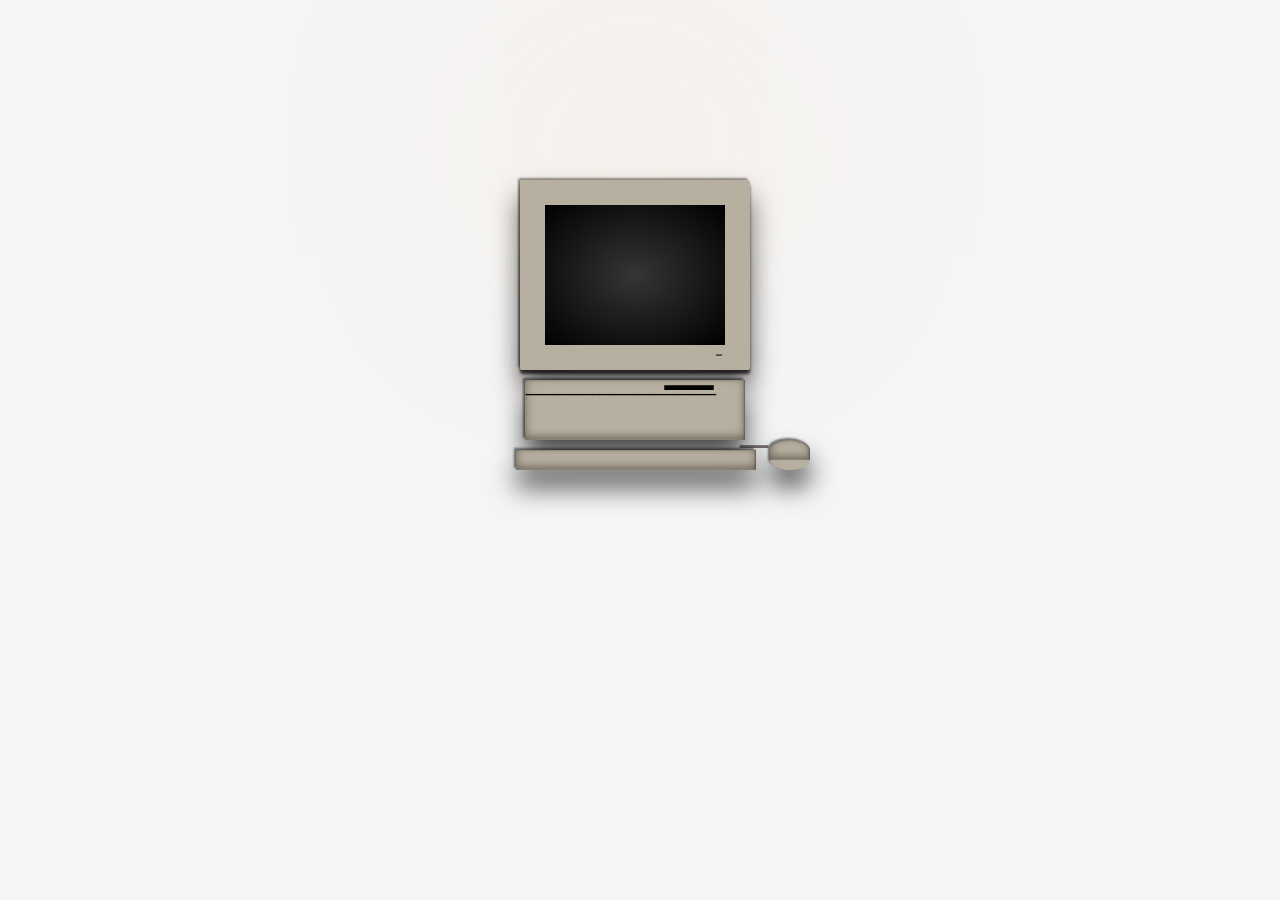
<file: 1week/1_Change_Backgound/index.html>
<!DOCTYPE html>
<html lang="en">
<head>
    <meta charset="UTF-8">
    <meta name="viewport" content="width=device-width, initial-scale=1.0">
    <meta http-equiv="X-UA-Compatible" content="ie=edge">
    <!--<link rel="stylesheet" href="css/bootstrap.min.css">-->
    <link rel="stylesheet" href="css/main.css">

    <title>모니터 색상 변경하기(1)</title>

</head>

<body>

<div class="computer">
    <div class="monitor">
        <div id="screen" class="screen"></div>
    </div>
    <div class="cpu"></div>
    <div id="mouse" class="mouse"></div>
    <div class="keyboard"></div>
</div>


<script src="js/app.js"></script>

</body>
</html>
</file>
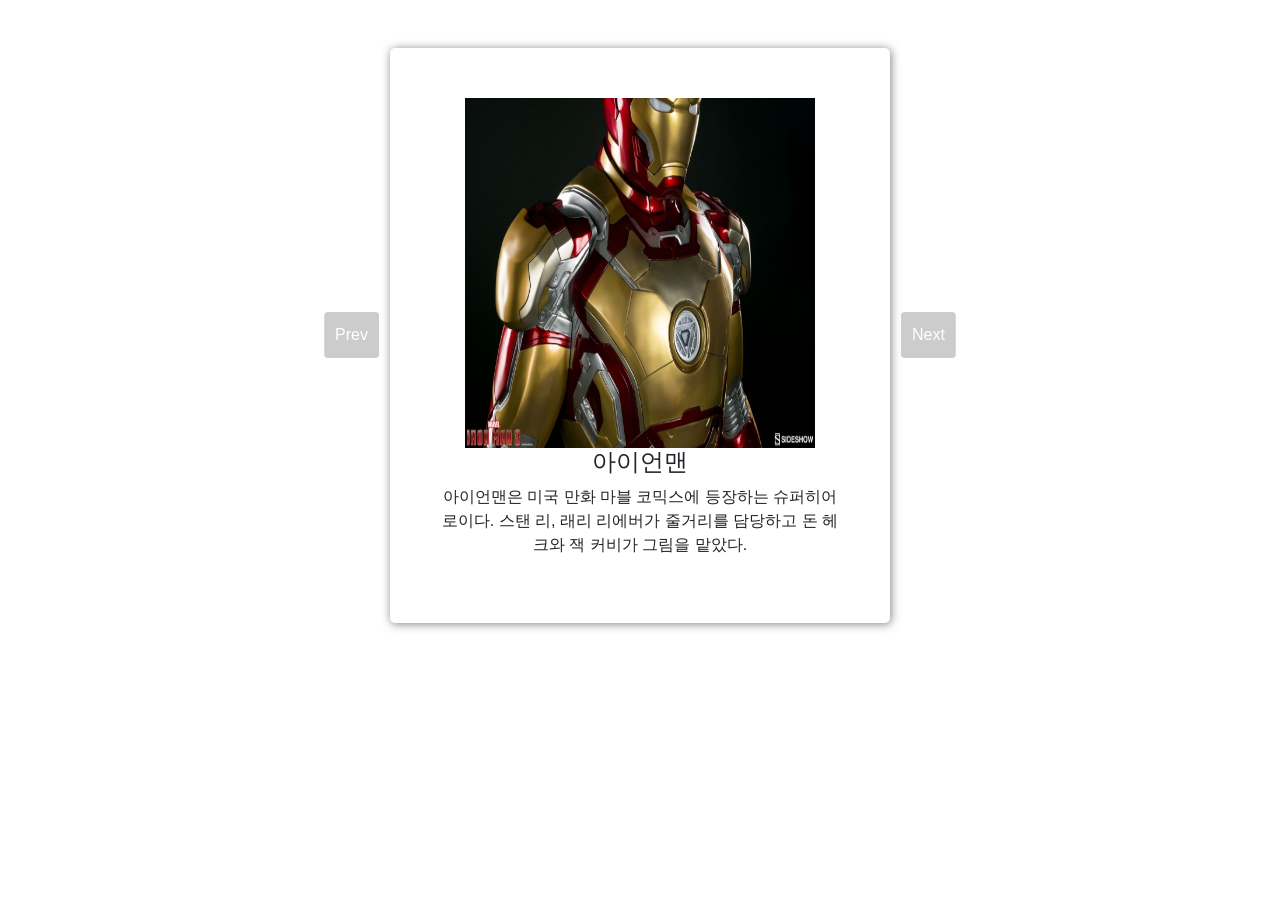
<file: 3weeks/3-1_Slider_Testimonials/index.html>
<!DOCTYPE html>
<html lang="en">
<head>

    <meta charset="UTF-8">
    <meta name="viewport" content="width=device-width, initial-scale=1.0">
    <meta http-equiv="X-UA-Compatible" content="ie=edge">

    <link rel="stylesheet" href="css/bootstrap.min.css">
    <link rel="stylesheet" href="css/main.css">
    <title>Slider Testimonials (2)</title>

</head>
<body>


<div class="container-fluid">
    <div class="row max-height align-items-center">
        <!-- col -->
        <div class="col-10 mx-auto col-md-6">

            <div class="card my-5 text-center customer-card ">

                <img src="img/customer-0.jpg" width="350" height="350" id="customer-img" class="img-card mx-auto"
                     alt="">
                <h4 id="customer-name">아이언맨</h4>
                <p id="customer-text">아이언맨은 미국 만화 마블 코믹스에 등장하는 슈퍼히어로이다. 스탠 리, 래리 리에버가 줄거리를 담당하고 돈 헤크와 잭 커비가 그림을 맡았다.</p>

                <a href="#" class="btn prevBtn">Prev</a>
                <a href="#" class="btn nextBtn">Next</a>

            </div>
        </div>
        <!-- end of col -->
    </div>
</div>


<script src="js/app.js"></script>

</body>
</html>
</file>
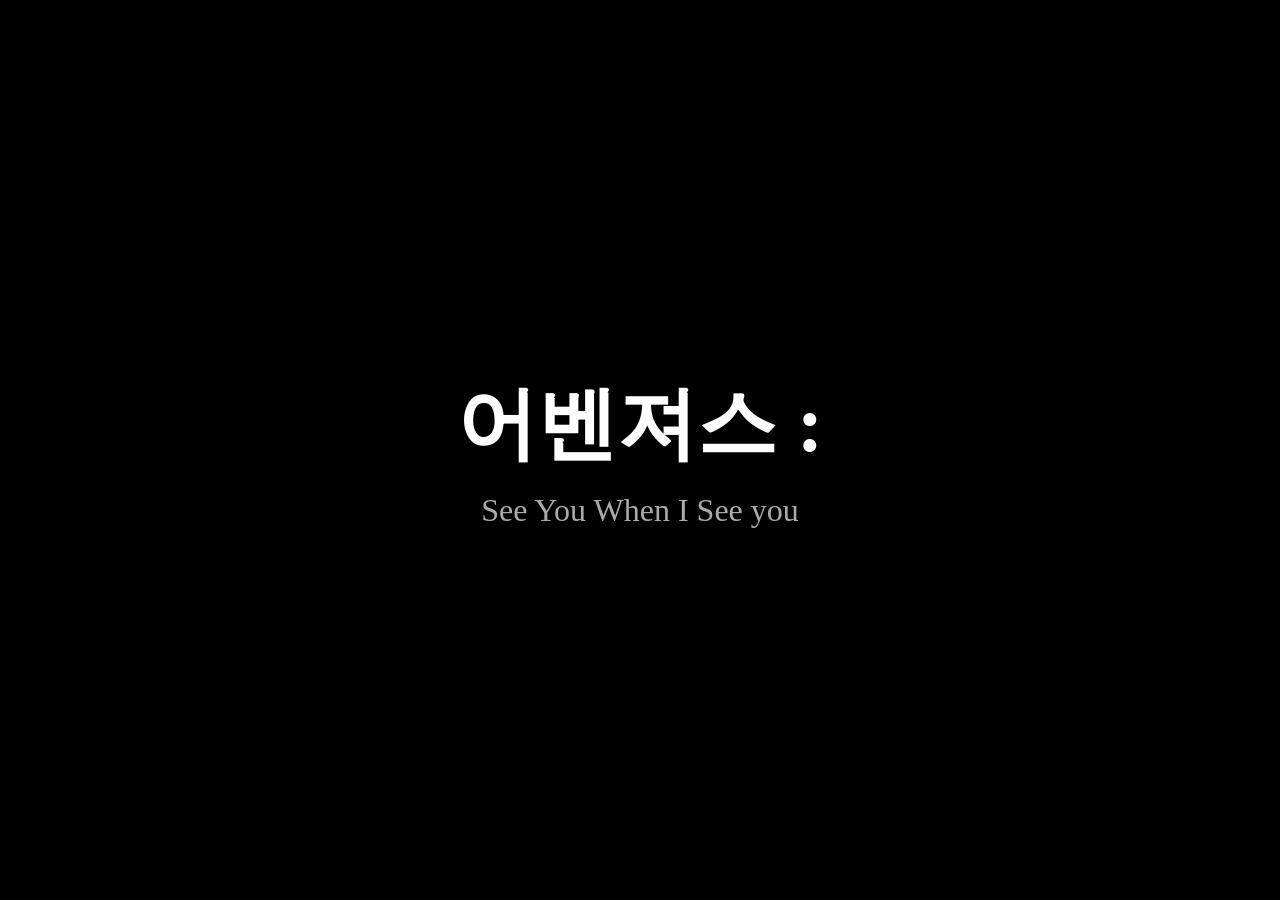
<file: 3weeks/3-2_Type_Writer/index.html>
<!doctype html>
<html lang="en">
<head>
    <meta charset="UTF-8">
    <meta name="viewport"
          content="width=device-width, user-scalable=no, initial-scale=1.0, maximum-scale=1.0, minimum-scale=1.0">
    <meta http-equiv="X-UA-Compatible" content="ie=edge">
    <title>글자 타이핑 효과</title>
    <link rel="stylesheet" href="style.css">
</head>
<body>

    <div class="container">
        <h1>어벤져스 :
            <span class="txt-type"></span>
        </h1>
        <h2>See You When I See you</h2>
    </div>

    <script src="main.js"></script>
</body>
</html>
</file>
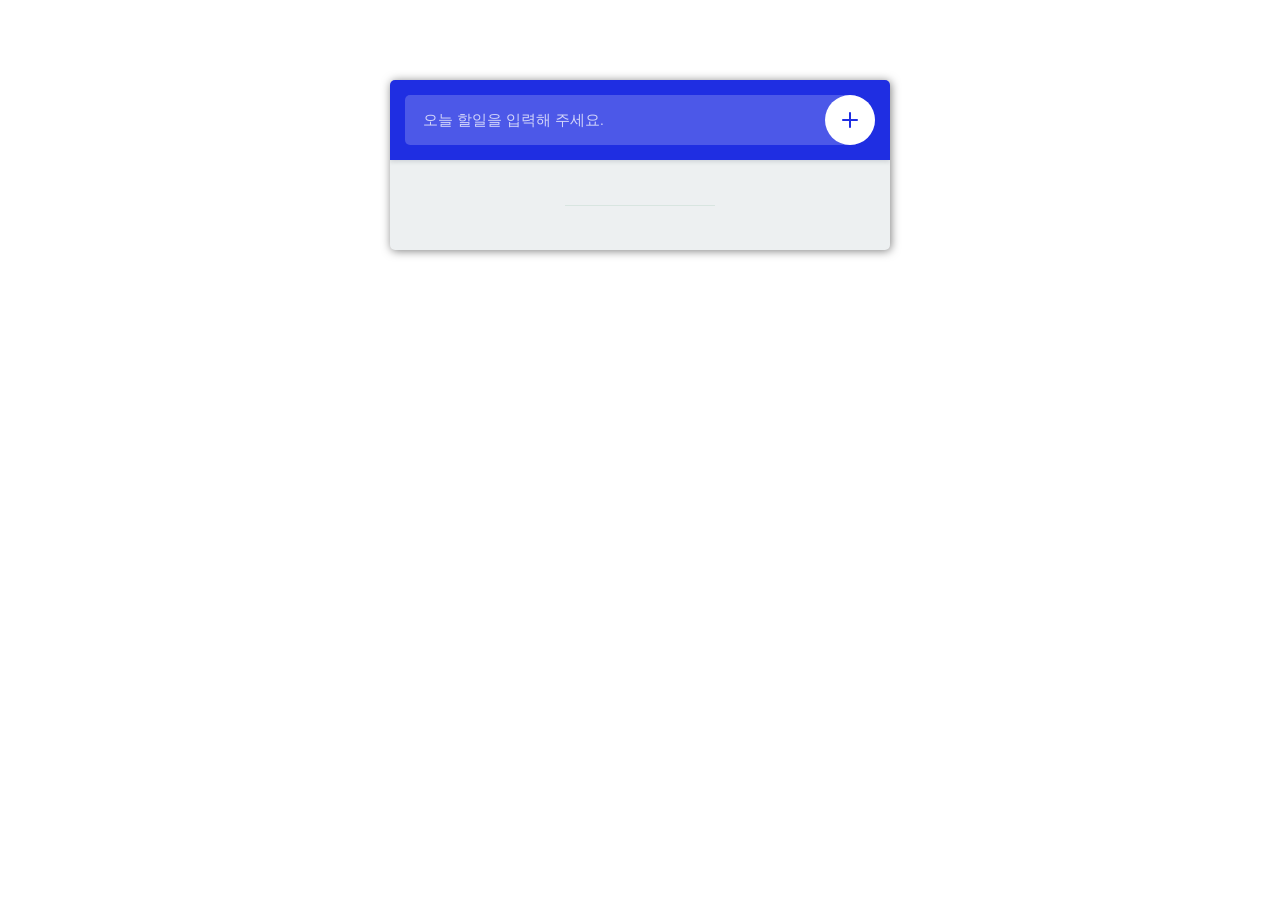
<file: 5weeks/5weeks/5-1_To_Do_List/index.html>
<!doctype html>
<html lang="en">
<head>
    <meta charset="UTF-8">
    <meta name="viewport"
          content="width=device-width, user-scalable=no, initial-scale=1.0, maximum-scale=1.0, minimum-scale=1.0">
    <meta http-equiv="X-UA-Compatible" content="ie=edge">

    <!-- Roboto font embed -->
    <link href="https://fonts.googleapis.com/css?family=Roboto:400,500,700" rel="stylesheet">

    <link rel="stylesheet" href="css/reset.css">
    <link rel="stylesheet" href="css/style.css">
    <title>Document</title>
</head>
<body>


<div id="wrapper">

    <header>

        <input type="text" placeholder="오늘 할일을 입력해 주세요." id="item">

        <button id="add">
            <svg version="1.1" xmlns="http://www.w3.org/2000/svg" xmlns:xlink="http://www.w3.org/1999/xlink" x="0px" y="0px"
                 viewBox="0 0 16 16" style="enable-background:new 0 0 16 16;" xml:space="preserve">
                <g><path class="fill" d="M16,8c0,0.5-0.5,1-1,1H9v6c0,0.5-0.5,1-1,1s-1-0.5-1-1V9H1C0.5,9,0,8.5,0,8s0.5-1,1-1h6V1c0-0.5,0.5-1,1-1s1,0.5,1,1v6h6C15.5,7,16,7.5,16,8z"/></g>
            </svg>
        </button>

    </header>


    <div class="container">

        <!-- 해야할 일 -->
        <ul class="todo" id="todo">

            <!--
            <li>
                this is an item
                <div class="buttons">
                    <button class="remove">
                        <svg version="1.1" id="Layer_1" xmlns="http://www.w3.org/2000/svg" xmlns:xlink="http://www.w3.org/1999/xlink" x="0px" y="0px" viewBox="0 0 22 22" style="enable-background:new 0 0 22 22;" xml:space="preserve"><rect class="noFill" width="22" height="22"/><g><g><path class="fill" d="M16.1,3.6h-1.9V3.3c0-1.3-1-2.3-2.3-2.3h-1.7C8.9,1,7.8,2,7.8,3.3v0.2H5.9c-1.3,0-2.3,1-2.3,2.3v1.3c0,0.5,0.4,0.9,0.9,1v10.5c0,1.3,1,2.3,2.3,2.3h8.5c1.3,0,2.3-1,2.3-2.3V8.2c0.5-0.1,0.9-0.5,0.9-1V5.9C18.4,4.6,17.4,3.6,16.1,3.6z M9.1,3.3c0-0.6,0.5-1.1,1.1-1.1h1.7c0.6,0,1.1,0.5,1.1,1.1v0.2H9.1V3.3z M16.3,18.7c0,0.6-0.5,1.1-1.1,1.1H6.7c-0.6,0-1.1-0.5-1.1-1.1V8.2h10.6L16.3,18.7L16.3,18.7z M17.2,7H4.8V5.9c0-0.6,0.5-1.1,1.1-1.1h10.2c0.6,0,1.1,0.5,1.1,1.1V7z"/></g><g><g><path class="fill" d="M11,18c-0.4,0-0.6-0.3-0.6-0.6v-6.8c0-0.4,0.3-0.6,0.6-0.6s0.6,0.3,0.6,0.6v6.8C11.6,17.7,11.4,18,11,18z"/></g><g><path class="fill" d="M8,18c-0.4,0-0.6-0.3-0.6-0.6v-6.8C7.4,10.2,7.7,10,8,10c0.4,0,0.6,0.3,0.6,0.6v6.8C8.7,17.7,8.4,18,8,18z"/></g><g><path class="fill" d="M14,18c-0.4,0-0.6-0.3-0.6-0.6v-6.8c0-0.4,0.3-0.6,0.6-0.6c0.4,0,0.6,0.3,0.6,0.6v6.8C14.6,17.7,14.3,18,14,18z"/></g></g></g></svg>
                    </button>
                    <button class="complete">
                        <svg version="1.1" id="Layer_1" xmlns="http://www.w3.org/2000/svg" xmlns:xlink="http://www.w3.org/1999/xlink" x="0px" y="0px" viewBox="0 0 22 22" style="enable-background:new 0 0 22 22;" xml:space="preserve"><rect y="0" class="noFill" width="22" height="22"/><g><path class="fill" d="M9.7,14.4L9.7,14.4c-0.2,0-0.4-0.1-0.5-0.2l-2.7-2.7c-0.3-0.3-0.3-0.8,0-1.1s0.8-0.3,1.1,0l2.1,2.1l4.8-4.8c0.3-0.3,0.8-0.3,1.1,0s0.3,0.8,0,1.1l-5.3,5.3C10.1,14.3,9.9,14.4,9.7,14.4z"/></g></svg>
                    </button>
                </div>
            </li>
            -->


        </ul>

        <!-- 완료된 일 -->
        <ul class="todo" id="completed">

        </ul>

    </div>
</div>



<script src="js/main.js"></script>

</body>
</html>
</file>
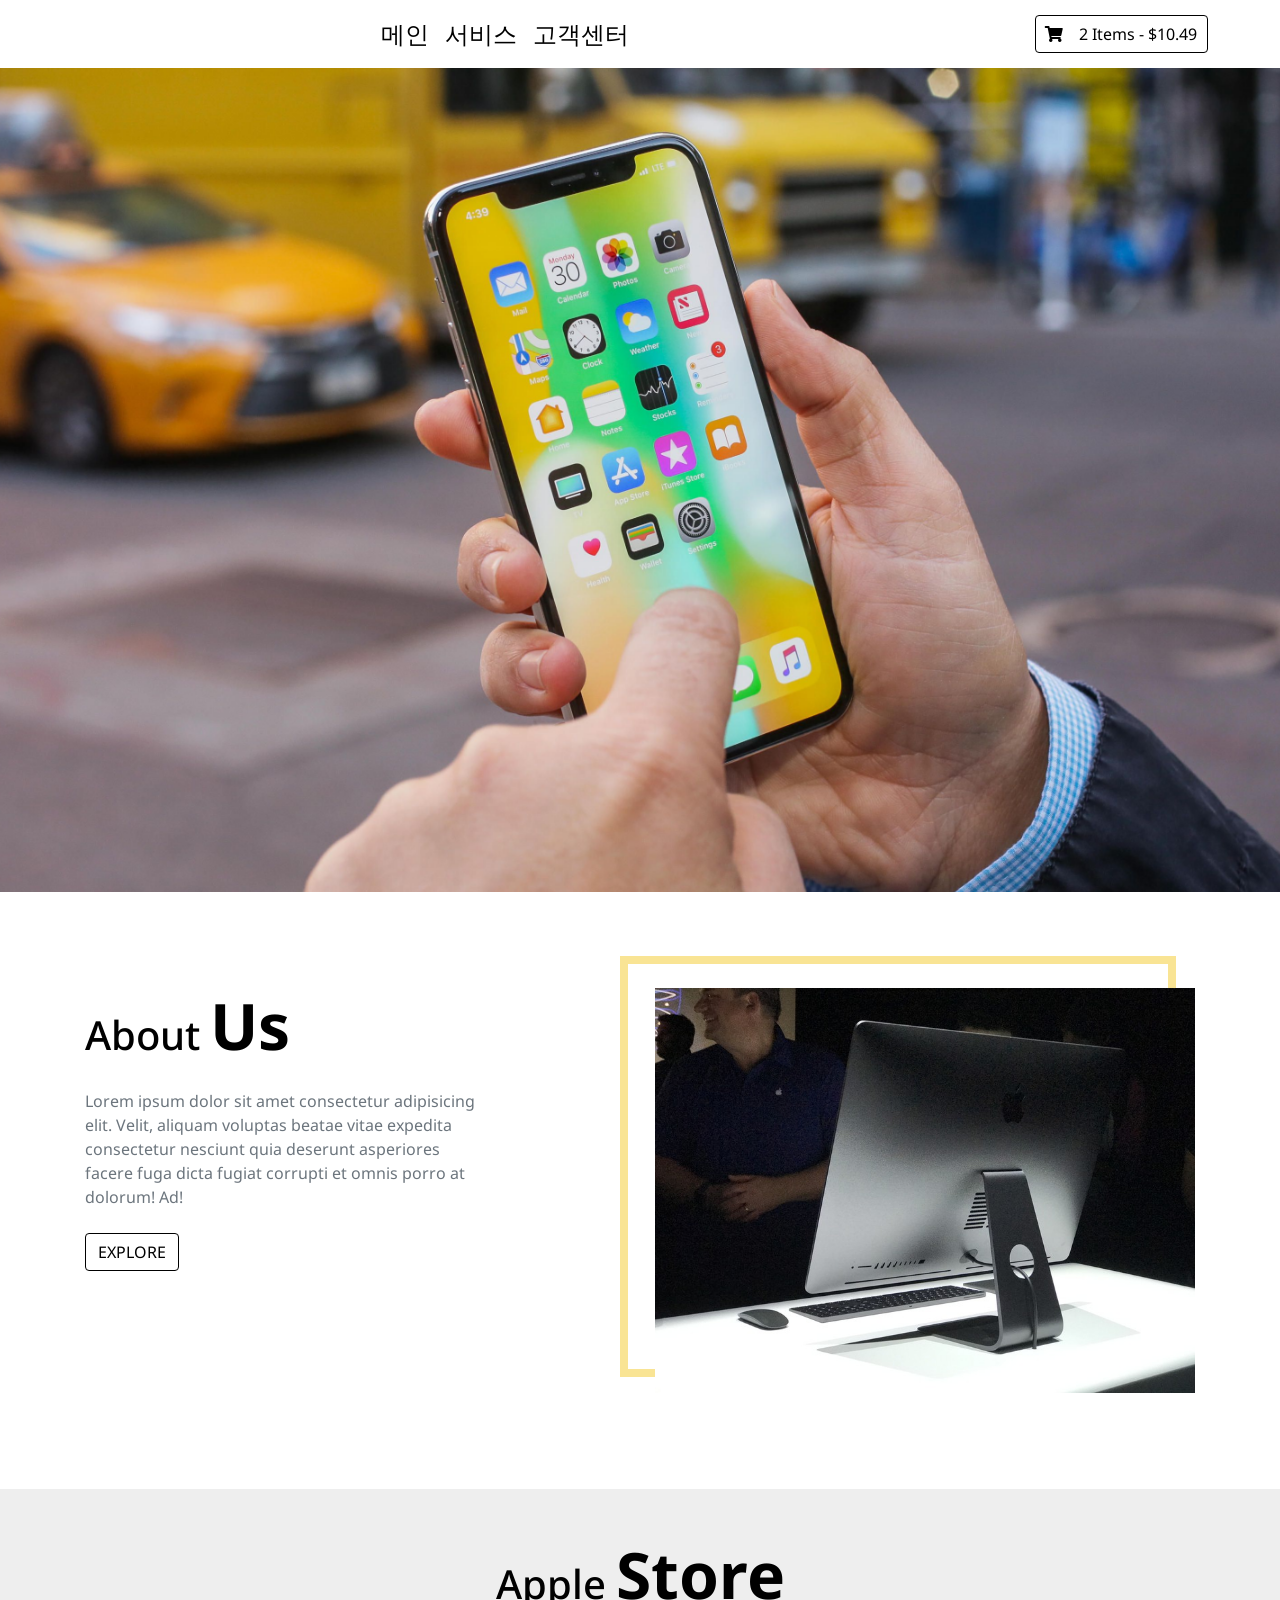
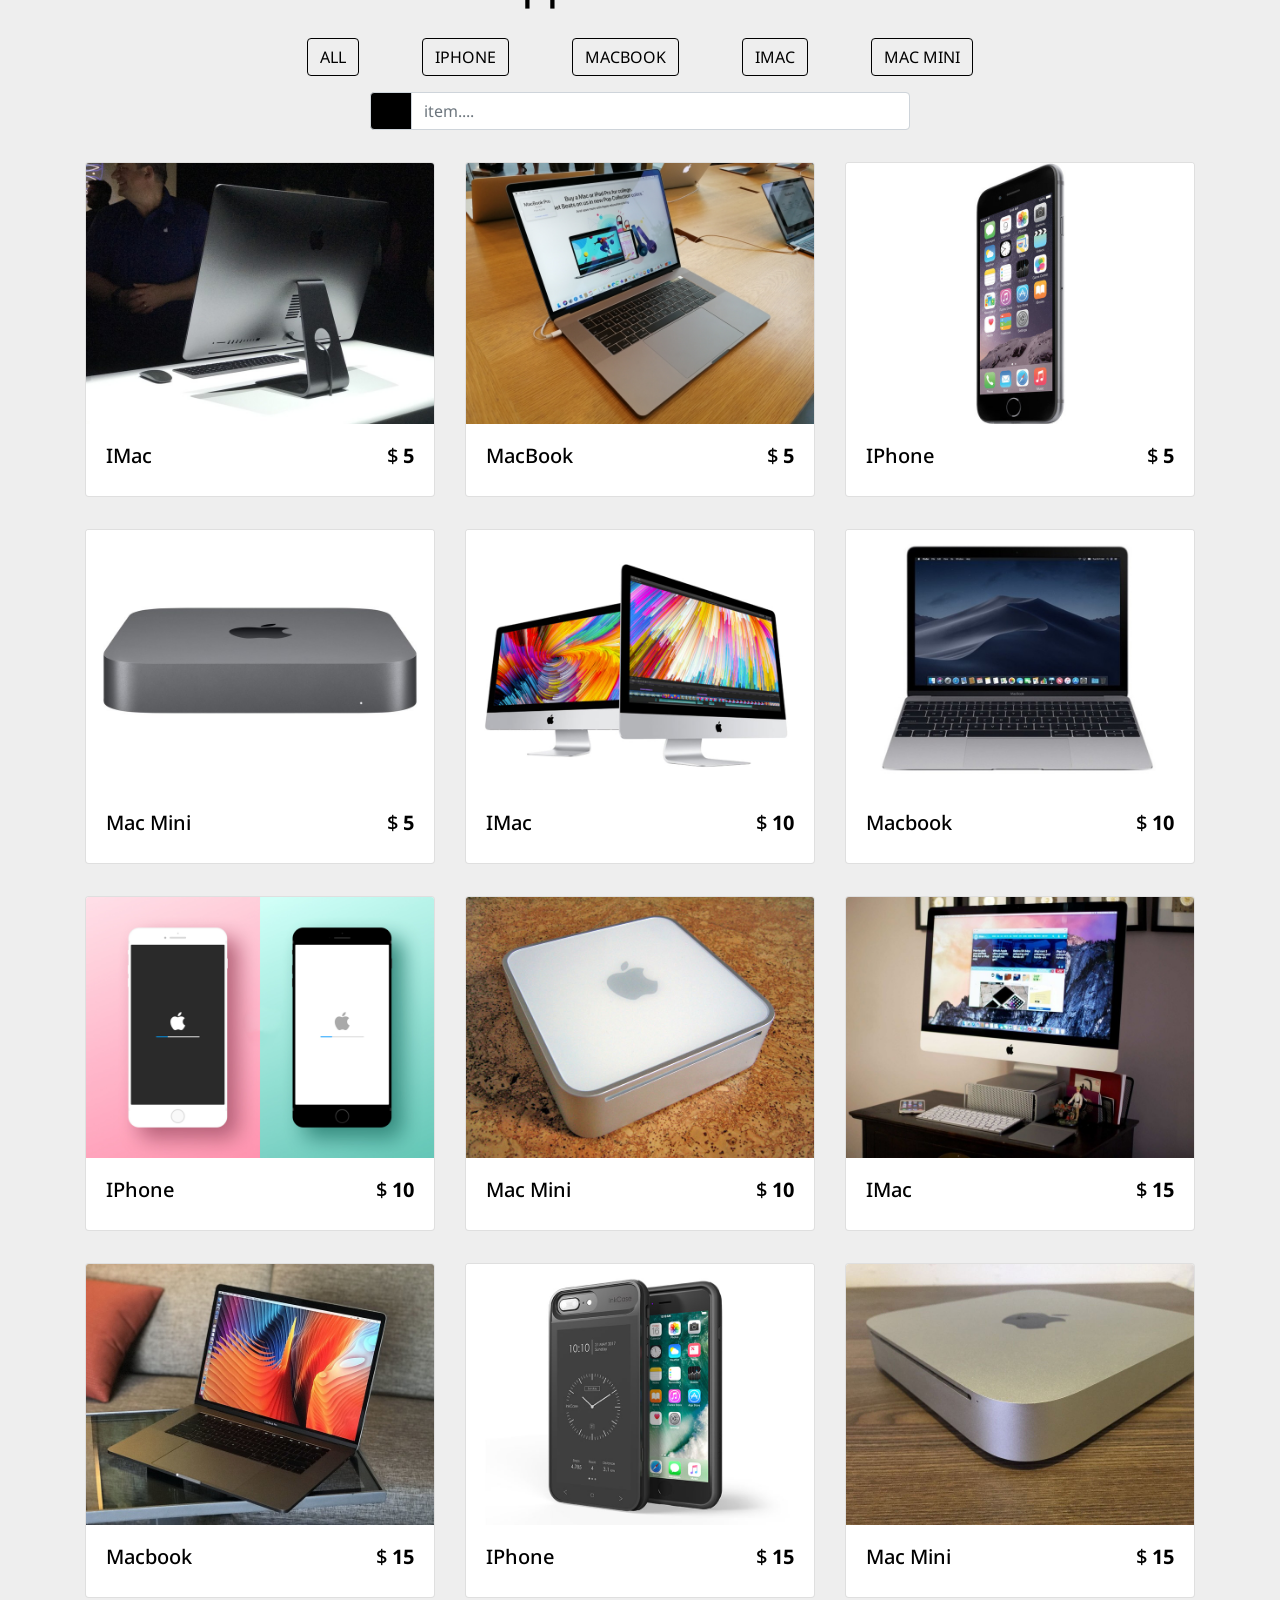
<file: 5weeks/5weeks/5-2_Shopping_Cart/index.html>
<!DOCTYPE html>
<html lang="en">

<head>
    <meta charset="UTF-8">
    <meta name="viewport" content="width=device-width, initial-scale=1.0">
    <meta http-equiv="X-UA-Compatible" content="ie=edge">

    <link rel="stylesheet" href="css/bootstrap.min.css">
    <link rel="stylesheet" href="css/style.css">
    <link rel="stylesheet" href="css/all.css">

    <title>쇼핑몰</title>

</head>

<body>
<header>

    <nav class="navbar navbar-expand-lg px-4">
        <button class="navbar-toggler" type="button" data-toggle="collapse" data-target="#myNav">
            <span class="toggler-icon"><i class="fas fa-bars"></i></span>
        </button>
        <div class="collapse navbar-collapse" id="myNav">
            <ul class="navbar-nav mx-auto text-capitalize">
                <li class="nav-item active">
                    <a class="nav-link" href="#">메인</a>
                </li>
                <li class="nav-item">
                    <a class="nav-link " href="#">서비스</a>
                </li>
                <li class="nav-item">
                    <a class="nav-link" href="#">고객센터</a>
                </li>
            </ul>
            <div class="nav-info-items d-none d-lg-flex ">

                <!-- end of single info -->
                <!-- single info -->
                <div id="cart-info"
                     class="nav-info align-items-center cart-info d-flex justify-content-between mx-lg-5">
                    <span class="cart-info__icon mr-lg-3"><i class="fas fa-shopping-cart"></i></span>
                    <p class="mb-0 text-capitalize"><span id="item-count">2 </span> items - $<span class="item-total">10.49</span>
                    </p>
                </div>
                <!-- end of single info -->
            </div>
        </div>
    </nav>
    <!-- end of nav -->

    <!-- banner  -->
    <div class="container-fluid">
        <div class="row max-height justify-content-center align-items-center">

            <div id="cart" class="cart">
                <!-- cart item -->
                <div class="cart-item d-flex justify-content-between text-capitalize my-3">
                    <img src="img-cart/iphone-2.jpg" class="img-fluid rounded-circle" id="item-img" alt="">
                    <div class="item-text">

                        <p id="cart-item-title" class="font-weight-bold mb-0">cart item</p>
                        <span>$</span>
                        <span id="cart-item-price" class="cart-item-price" class="mb-0">10.99</span>
                    </div>
                    <a href="#" id='cart-item-remove' class="cart-item-remove">
                        <i class="fas fa-trash"></i>
                    </a>
                </div>
                <!--end of  cart item -->

                <!-- cart item -->
                <div class="cart-item d-flex justify-content-between text-capitalize my-3">
                    <img src="img-cart/macmini-2.jpg" class="img-fluid rounded-circle" id="item-img" alt="">
                    <div class="cart-item-text">

                        <p id="cart-item-title" class="font-weight-bold mb-0">cart item</p>
                        <span>$</span>
                        <span id="cart-item-price" class="cart-item-price" class="mb-0">10.99</span>
                    </div>
                    <a href="#" id='cart-item-remove' class="cart-item-remove">
                        <i class="fas fa-trash"></i>
                    </a>
                </div>
                <!--end of  cart item -->

                <!-- cart total -->
                <div class="cart-total-container d-flex justify-content-around text-capitalize mt-5">
                    <h5>total</h5>
                    <h5> $ <strong id="cart-total" class="font-weight-bold">10.00</strong></h5>
                </div>
                <!--end cart total -->

                <!-- cart buttons -->
                <div class="cart-buttons-container mt-3 d-flex justify-content-between">
                    <a href="#" id="clear-cart" class="btn btn-outline-secondary btn-black text-uppercase">clear
                        cart</a>
                    <a href="#" class="btn btn-outline-secondary text-uppercase btn-pink">checkout</a>
                </div>
                <!--end of  cart buttons -->

            </div>

        </div>
    </div>


    <!--end of  banner  -->
</header>
<!-- header -->
<!-- about us -->
<section class="about py-5" id="about">
    <div class="container">

        <div class="row">
            <div class="col-10 mx-auto col-md-6 my-5">
                <h1 class="text-capitalize">about <strong class="banner-title ">us</strong></h1>
                <p class="my-4 text-muted w-75">Lorem ipsum dolor sit amet consectetur adipisicing elit. Velit, aliquam
                    voluptas
                    beatae vitae expedita consectetur nesciunt quia deserunt asperiores facere fuga dicta fugiat
                    corrupti et omnis
                    porro at dolorum! Ad!</p>
                <a href="#" class="btn btn-outline-secondary btn-black text-uppercase ">explore</a>

            </div>
            <div class="col-10 mx-auto col-md-6 align-self-center my-5">
                <div class="about-img__container">
                    <img src="img/imac-1.jpg" class="img-fluid" alt="">
                </div>
            </div>
        </div>
    </div>
</section>

<!-- end of about us -->


<!-- store -->
<section id="store" class="store py-5">
    <div class="container">
        <!-- section title -->
        <div class="row">
            <div class="col-10 mx-auto col-sm-6 text-center">
                <h1 class="text-capitalize">Apple <strong class="banner-title">Store</strong></h1>
            </div>
        </div>
        <!-- end of section title -->
        <!--filter buttons -->
        <div class="row">
            <div class=" col-lg-8 mx-auto d-flex justify-content-around my-2 sortBtn flex-wrap">
                <a href="#" class="btn btn-outline-secondary btn-black text-uppercase filter-btn m-2" data-filter="all">
                    all</a>
                <a href="#" class="btn btn-outline-secondary btn-black text-uppercase filter-btn m-2"
                   data-filter="iphone">iPhone</a>
                <a href="#" class="btn btn-outline-secondary btn-black text-uppercase filter-btn m-2"
                   data-filter="macbook">Macbook</a>
                <a href="#" class="btn btn-outline-secondary btn-black text-uppercase filter-btn m-2"
                   data-filter="imac">iMac</a>
                <a href="#" class="btn btn-outline-secondary btn-black text-uppercase filter-btn m-2"
                   data-filter="macmini">Mac Mini</a>
            </div>
        </div>
        <!-- search box -->
        <div class="row">

            <div class="col-10 mx-auto col-md-6">
                <form>
                    <div class="input-group mb-3">
                        <div class="input-group-prepend ">
                            <span class="input-group-text search-box" id="search-icon"><i
                                    class="fas fa-search"></i></span>
                        </div>
                        <input type="text" class="form-control" placeholder='item....' id="search-item">
                    </div>

                </form>
            </div>
        </div>
        <!--end of filter buttons -->
        <!-- store  items-->
        <div class="row" class="store-items" id="store-items">
            <!-- single item -->
            <div class="col-10 col-sm-6 col-lg-4 mx-auto my-3 store-item imac" data-item="imac">
                <div class="card ">
                    <div class="img-container">
                        <img src="img/imac-1.jpg" class="card-img-top store-img" alt="">
                        <span class="store-item-icon">
                <i class="fas fa-shopping-cart"></i>
              </span>
                    </div>
                    <div class="card-body">
                        <div class="card-text d-flex justify-content-between text-capitalize">
                            <h5 id="store-item-name">iMac</h5>
                            <h5 class="store-item-value">$ <strong id="store-item-price"
                                                                   class="font-weight-bold">5</strong></h5>

                        </div>
                    </div>


                </div>
                <!-- end of card-->
            </div>
            <!--end of single store item-->
            <!-- single item -->
            <div class="col-10 col-sm-6 col-lg-4 mx-auto my-3 store-item macbook" data-item="macbook">
                <div class="card ">
                    <div class="img-container">
                        <img src="img/macbook-1.jpg" class="card-img-top store-img" alt="">
                        <span class="store-item-icon">
                <i class="fas fa-shopping-cart"></i>
              </span>
                    </div>
                    <div class="card-body">
                        <div class="card-text d-flex justify-content-between text-capitalize">
                            <h5 id="store-item-name">MacBook</h5>
                            <h5 class="store-item-value">$ <strong id="store-item-price"
                                                                   class="font-weight-bold">5</strong></h5>

                        </div>
                    </div>


                </div>
                <!-- end of card-->
            </div>
            <!--end of single store item-->
            <!-- single item -->
            <div class="col-10 col-sm-6 col-lg-4 mx-auto my-3 store-item iphone" data-item="iphone">
                <div class="card ">
                    <div class="img-container">
                        <img src="img/iphone-1.jpeg" class="card-img-top store-img" alt="">
                        <span class="store-item-icon">
                <i class="fas fa-shopping-cart"></i>
              </span>
                    </div>
                    <div class="card-body">
                        <div class="card-text d-flex justify-content-between text-capitalize">
                            <h5 id="store-item-name">iPhone</h5>
                            <h5 class="store-item-value">$ <strong id="store-item-price"
                                                                   class="font-weight-bold">5</strong></h5>

                        </div>
                    </div>


                </div>
                <!-- end of card-->
            </div>
            <!--end of single store item-->
            <!-- single item -->
            <div class="col-10 col-sm-6 col-lg-4 mx-auto my-3 store-item macmini" data-item="macmini">
                <div class="card ">
                    <div class="img-container">
                        <img src="img/macmini-1.jpg" class="card-img-top store-img" alt="">
                        <span class="store-item-icon">
                <i class="fas fa-shopping-cart"></i>
              </span>
                    </div>
                    <div class="card-body">
                        <div class="card-text d-flex justify-content-between text-capitalize">
                            <h5 id="store-item-name">Mac Mini</h5>
                            <h5 class="store-item-value">$ <strong id="store-item-price"
                                                                   class="font-weight-bold">5</strong></h5>

                        </div>
                    </div>


                </div>
                <!-- end of card-->
            </div>
            <!--end of single store item-->
            <!-- single item -->
            <div class="col-10 col-sm-6 col-lg-4 mx-auto my-3 store-item imac" data-item="imac">
                <div class="card ">
                    <div class="img-container">
                        <img src="img/imac-2.jpg" class="card-img-top store-img" alt="">
                        <span class="store-item-icon">
                <i class="fas fa-shopping-cart"></i>
              </span>
                    </div>
                    <div class="card-body">
                        <div class="card-text d-flex justify-content-between text-capitalize">
                            <h5 id="store-item-name">iMac</h5>
                            <h5 class="store-item-value">$ <strong id="store-item-price"
                                                                   class="font-weight-bold">10</strong></h5>

                        </div>
                    </div>


                </div>
                <!-- end of card-->
            </div>
            <!--end of single store item-->
            <!-- single item -->
            <div class="col-10 col-sm-6 col-lg-4 mx-auto my-3 store-item macbook" data-item="macbook">
                <div class="card ">
                    <div class="img-container">
                        <img src="img/macbook-2.jpg" class="card-img-top store-img" alt="">
                        <span class="store-item-icon">
                <i class="fas fa-shopping-cart"></i>
              </span>
                    </div>
                    <div class="card-body">
                        <div class="card-text d-flex justify-content-between text-capitalize">
                            <h5 id="store-item-name">Macbook</h5>
                            <h5 class="store-item-value">$ <strong id="store-item-price"
                                                                   class="font-weight-bold">10</strong></h5>

                        </div>
                    </div>


                </div>
                <!-- end of card-->
            </div>
            <!--end of single store item-->
            <!-- single item -->
            <div class="col-10 col-sm-6 col-lg-4 mx-auto my-3 store-item iphone" data-item="iphone">
                <div class="card ">
                    <div class="img-container">
                        <img src="img/iphone-2.jpg" class="card-img-top store-img" alt="">
                        <span class="store-item-icon">
                <i class="fas fa-shopping-cart"></i>
              </span>
                    </div>
                    <div class="card-body">
                        <div class="card-text d-flex justify-content-between text-capitalize">
                            <h5 id="store-item-name">iPhone</h5>
                            <h5 class="store-item-value">$ <strong id="store-item-price"
                                                                   class="font-weight-bold">10</strong></h5>

                        </div>
                    </div>


                </div>
                <!-- end of card-->
            </div>
            <!--end of single store item-->
            <!-- single item -->
            <div class="col-10 col-sm-6 col-lg-4 mx-auto my-3 store-item macmini" data-item="macmini">
                <div class="card ">
                    <div class="img-container">
                        <img src="img/macmini-2.jpg" class="card-img-top store-img" alt="">
                        <span class="store-item-icon">
                <i class="fas fa-shopping-cart"></i>
              </span>
                    </div>
                    <div class="card-body">
                        <div class="card-text d-flex justify-content-between text-capitalize">
                            <h5 id="store-item-name">Mac Mini</h5>
                            <h5 class="store-item-value">$ <strong id="store-item-price"
                                                                   class="font-weight-bold">10</strong></h5>

                        </div>
                    </div>


                </div>
                <!-- end of card-->
            </div>
            <!--end of single store item-->
            <!-- single item -->
            <div class="col-10 col-sm-6 col-lg-4 mx-auto my-3 store-item imac" data-item="imac">
                <div class="card ">
                    <div class="img-container">
                        <img src="img/imac-3.jpg" class="card-img-top store-img" alt="">
                        <span class="store-item-icon">
                <i class="fas fa-shopping-cart"></i>
              </span>
                    </div>
                    <div class="card-body">
                        <div class="card-text d-flex justify-content-between text-capitalize">
                            <h5 id="store-item-name">iMac</h5>
                            <h5 class="store-item-value">$ <strong id="store-item-price"
                                                                   class="font-weight-bold">15</strong></h5>
                        </div>
                    </div>


                </div>
                <!-- end of card-->
            </div>
            <!--end of single store item-->
            <!-- single item -->
            <div class="col-10 col-sm-6 col-lg-4 mx-auto my-3 store-item macbook" data-item="macbook">
                <div class="card ">
                    <div class="img-container">
                        <img src="img/macbook-3.jpg" class="card-img-top store-img" alt="">
                        <span class="store-item-icon">
                <i class="fas fa-shopping-cart"></i>
              </span>
                    </div>
                    <div class="card-body">
                        <div class="card-text d-flex justify-content-between text-capitalize">
                            <h5 id="store-item-name">Macbook</h5>
                            <h5 class="store-item-value">$ <strong id="store-item-price"
                                                                   class="font-weight-bold">15</strong></h5>

                        </div>
                    </div>
                </div>
                <!-- end of card-->
            </div>
            <!--end of single store item-->
            <!-- single item -->
            <div class="col-10 col-sm-6 col-lg-4 mx-auto my-3 store-item iphone" data-item="iphone">
                <div class="card ">
                    <div class="img-container">
                        <img src="img/iphone-3.jpg" class="card-img-top store-img" alt="">
                        <span class="store-item-icon">
                <i class="fas fa-shopping-cart"></i>
              </span>
                    </div>
                    <div class="card-body">
                        <div class="card-text d-flex justify-content-between text-capitalize">
                            <h5 id="store-item-name">iPhone</h5>
                            <h5 class="store-item-value">$ <strong id="store-item-price"
                                                                   class="font-weight-bold">15</strong></h5>

                        </div>
                    </div>


                </div>
                <!-- end of card-->
            </div>
            <!--end of single store item-->
            <!-- single item -->
            <div class="col-10 col-sm-6 col-lg-4 mx-auto my-3 store-item macmini" data-item="macmini">
                <div class="card ">
                    <div class="img-container">
                        <img src="img/macmini-3.jpg" class="card-img-top store-img" alt="">
                        <span class="store-item-icon">
                <i class="fas fa-shopping-cart"></i>
              </span>
                    </div>
                    <div class="card-body">
                        <div class="card-text d-flex justify-content-between text-capitalize">
                            <h5 id="store-item-name">Mac Mini</h5>
                            <h5 class="store-item-value">$ <strong id="store-item-price"
                                                                   class="font-weight-bold">15</strong></h5>

                        </div>
                    </div>


                </div>
                <!-- end of card-->
            </div>
            <!--end of single store item-->

        </div>
</section>
<!--end of store items -->


<!-- modal-container -->
<div class="container-fluid ">
    <div class="row lightbox-container align-items-center">
        <div class="col-10 col-md-10 mx-auto text-right lightbox-holder">
            <span class="lightbox-close"><i class="fas fa-window-close"></i></span>
            <div class="lightbox-item"></div>
            <span class="lightbox-control btnLeft"><i class="fas fa-caret-left"></i></span>
            <span class="lightbox-control btnRight"><i class="fas fa-caret-right"></i></span>
        </div>

    </div>
</div>


<script src="js/jquery-3.3.1.min.js"></script>
<script src="js/bootstrap.bundle.min.js"></script>
<script src="js/app.js"></script>

</body>
</html>
</file>
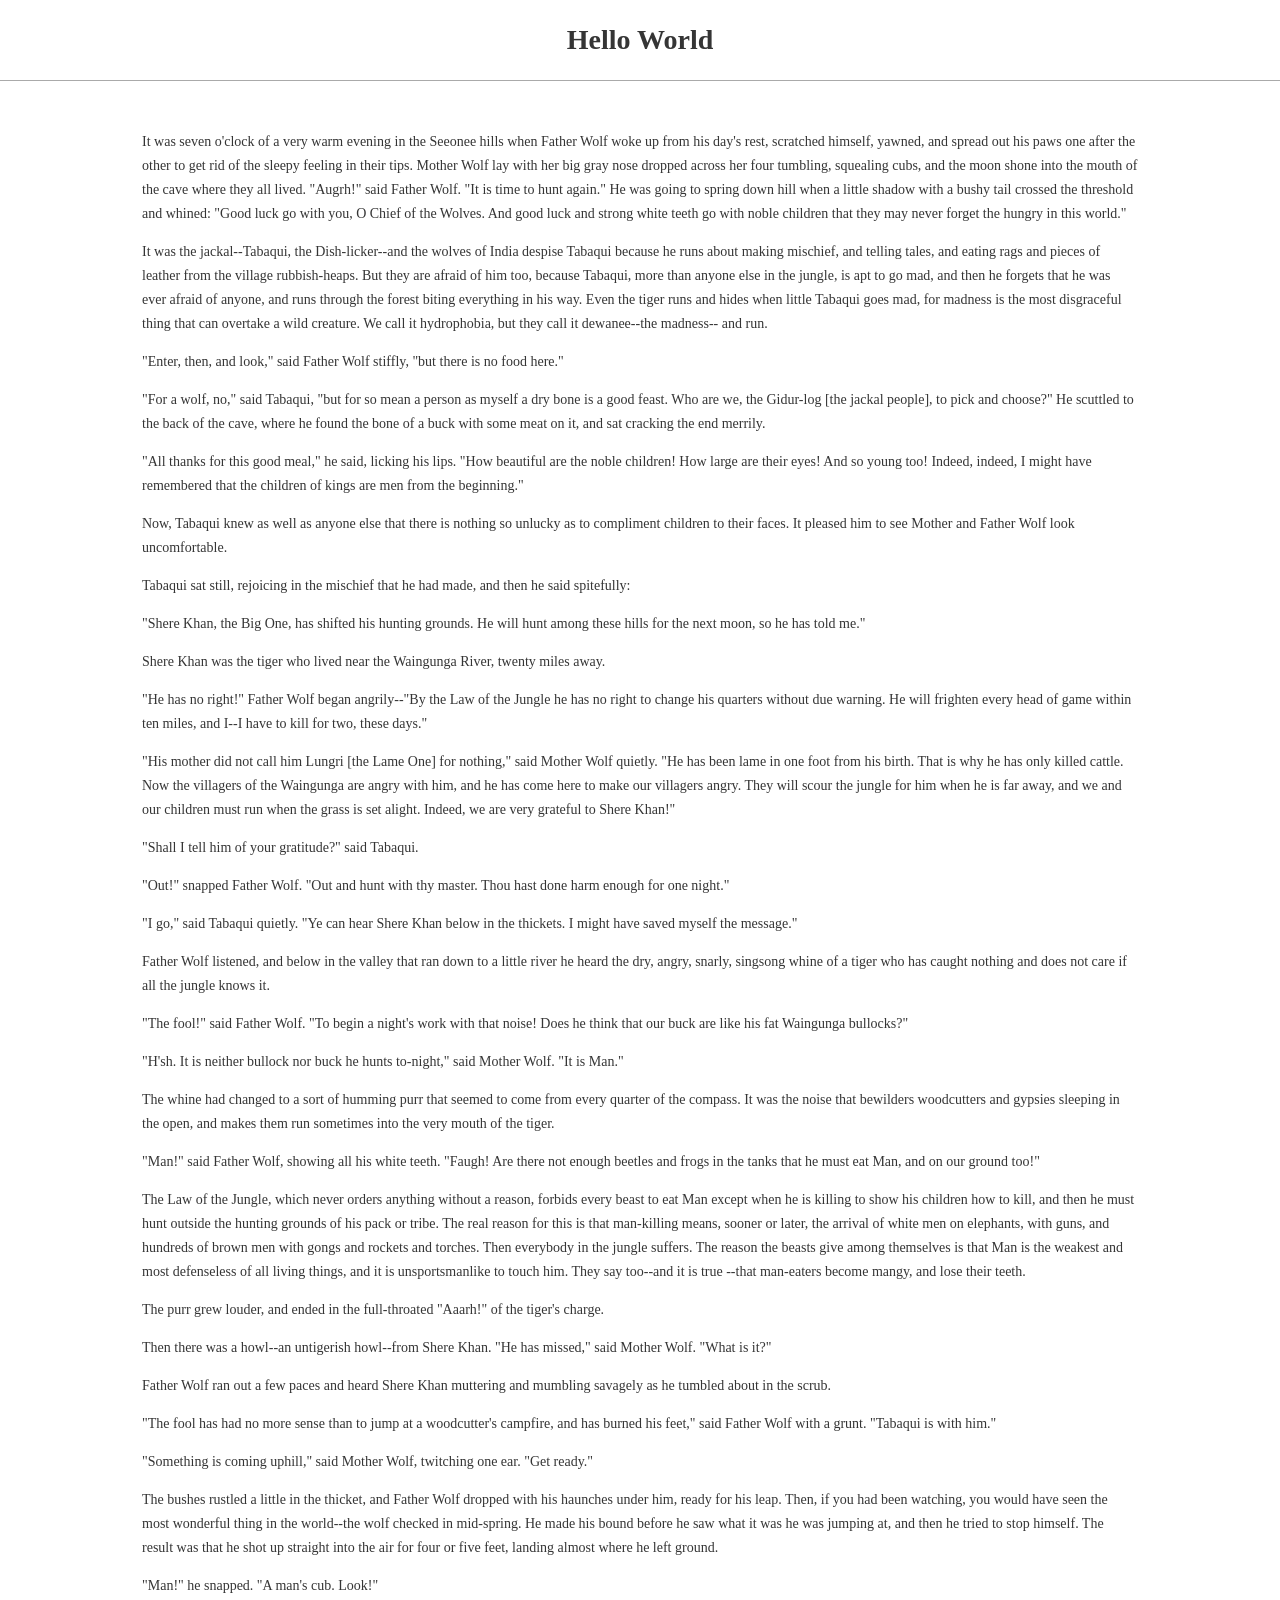
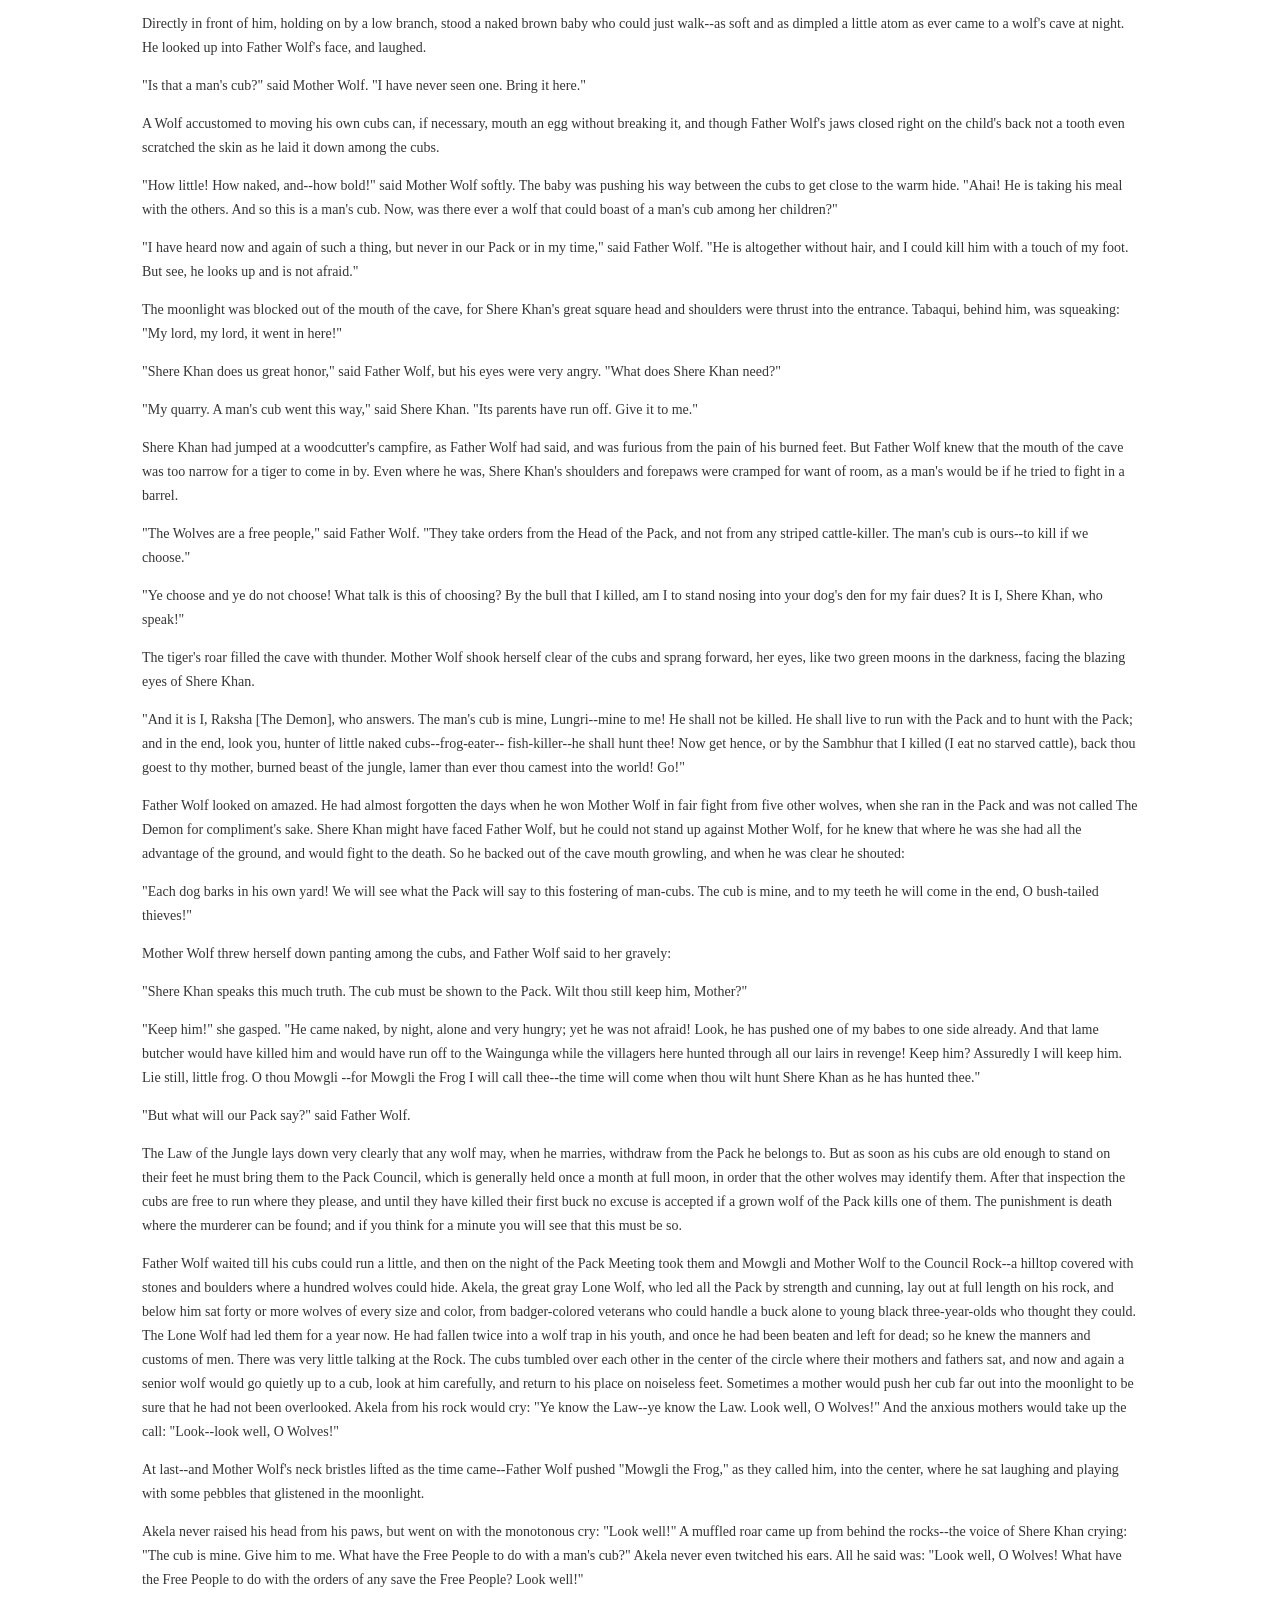
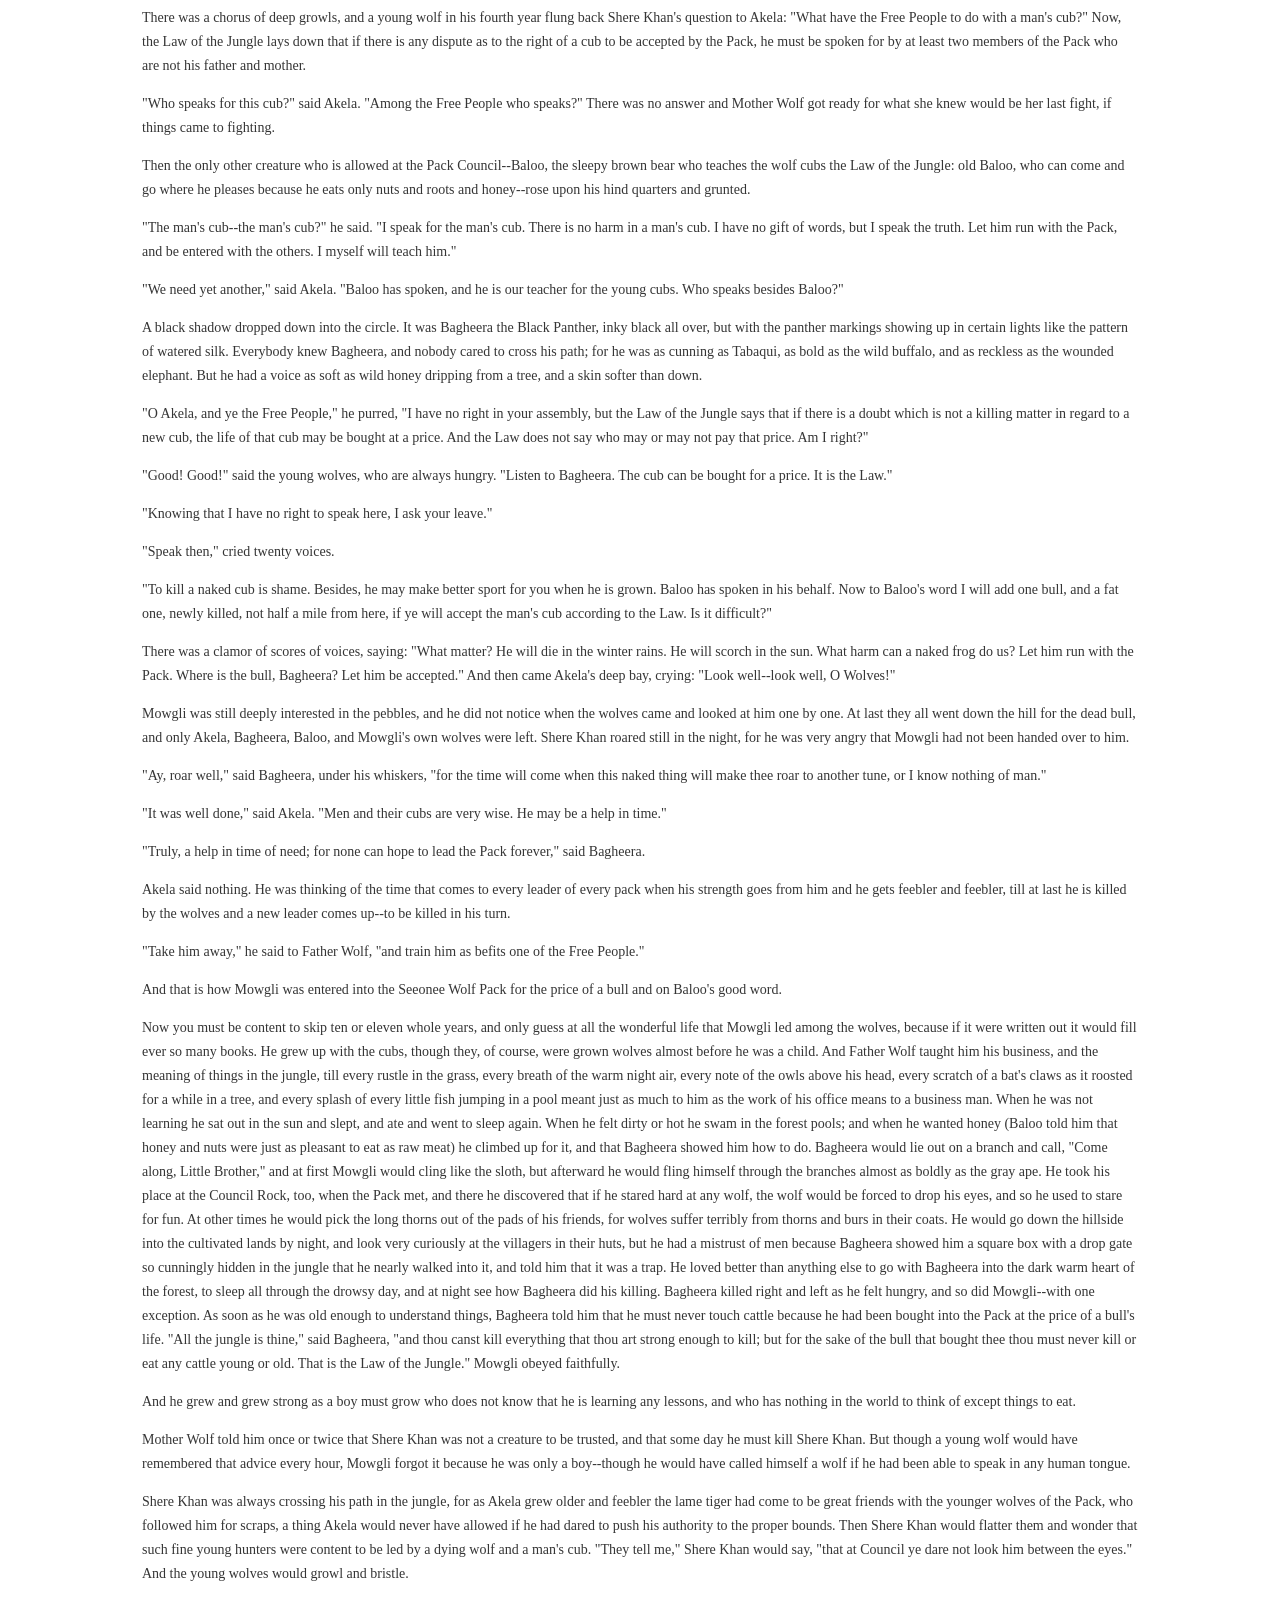
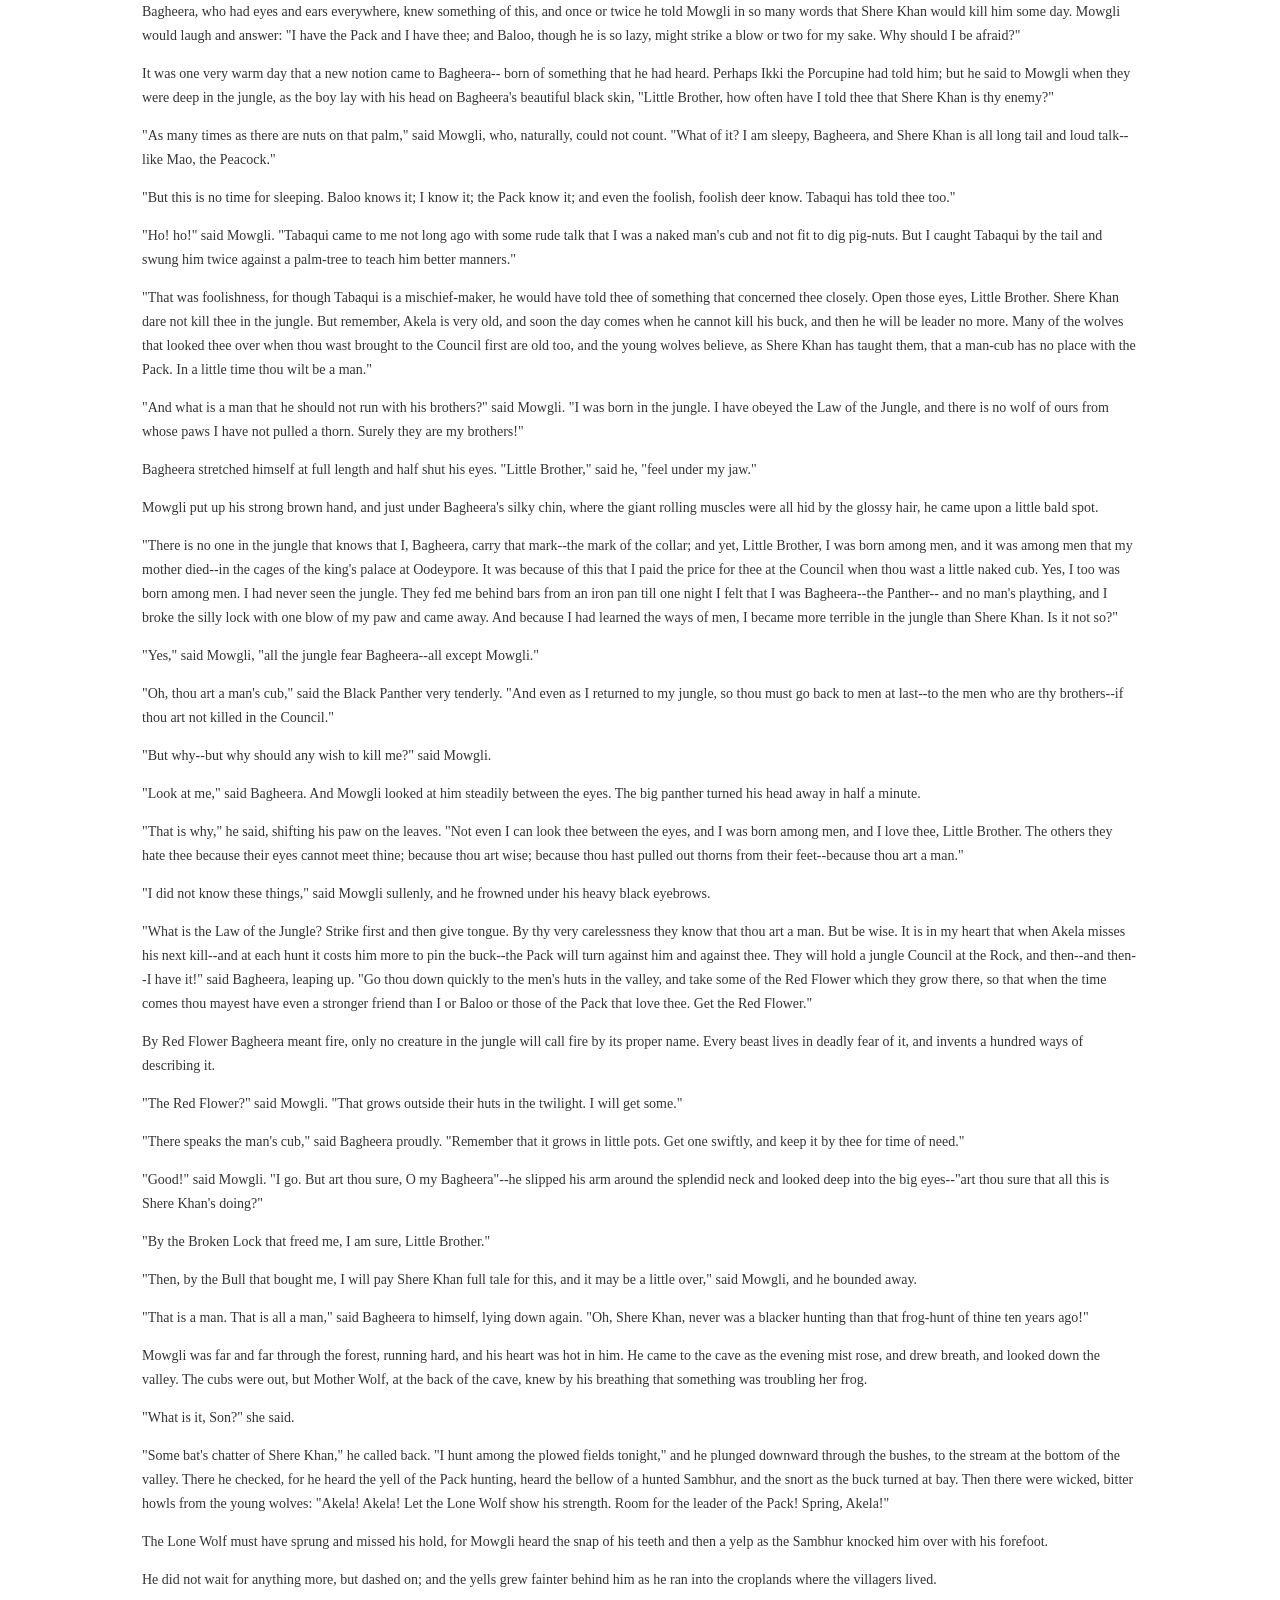
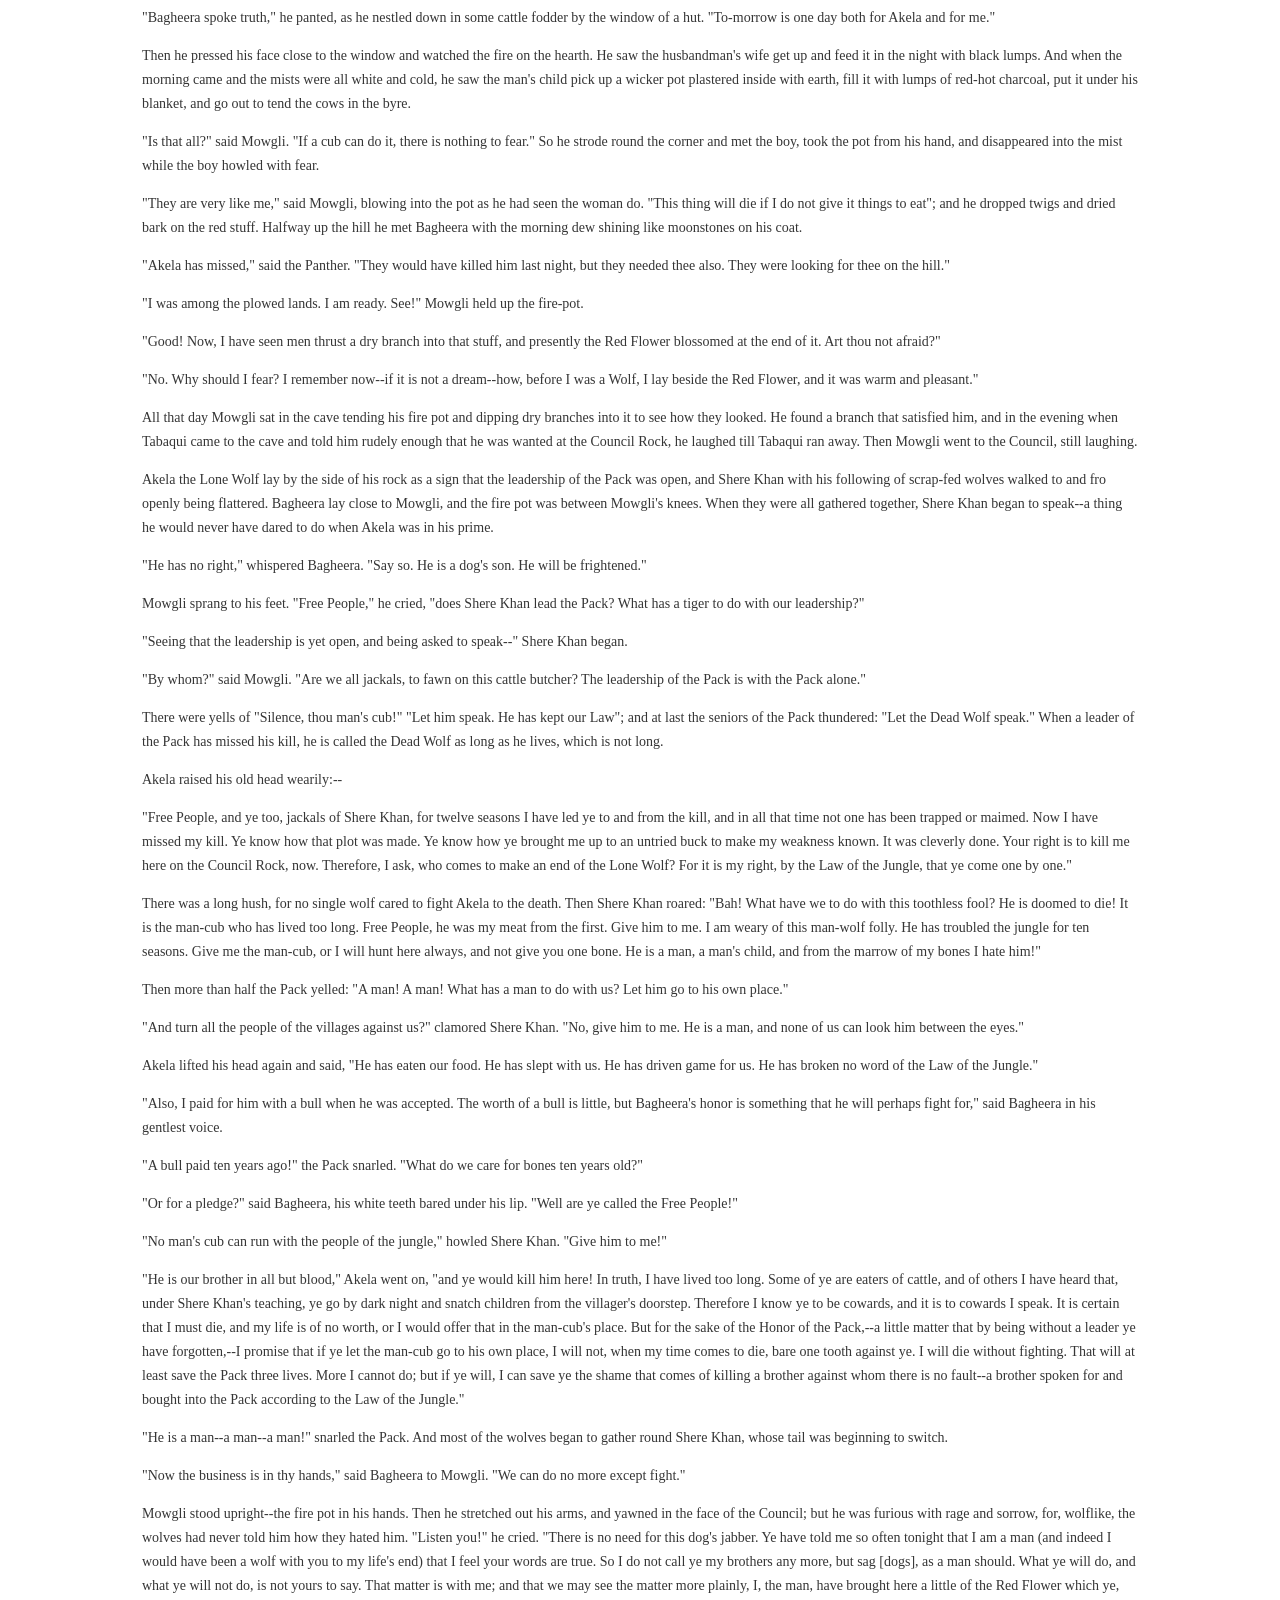
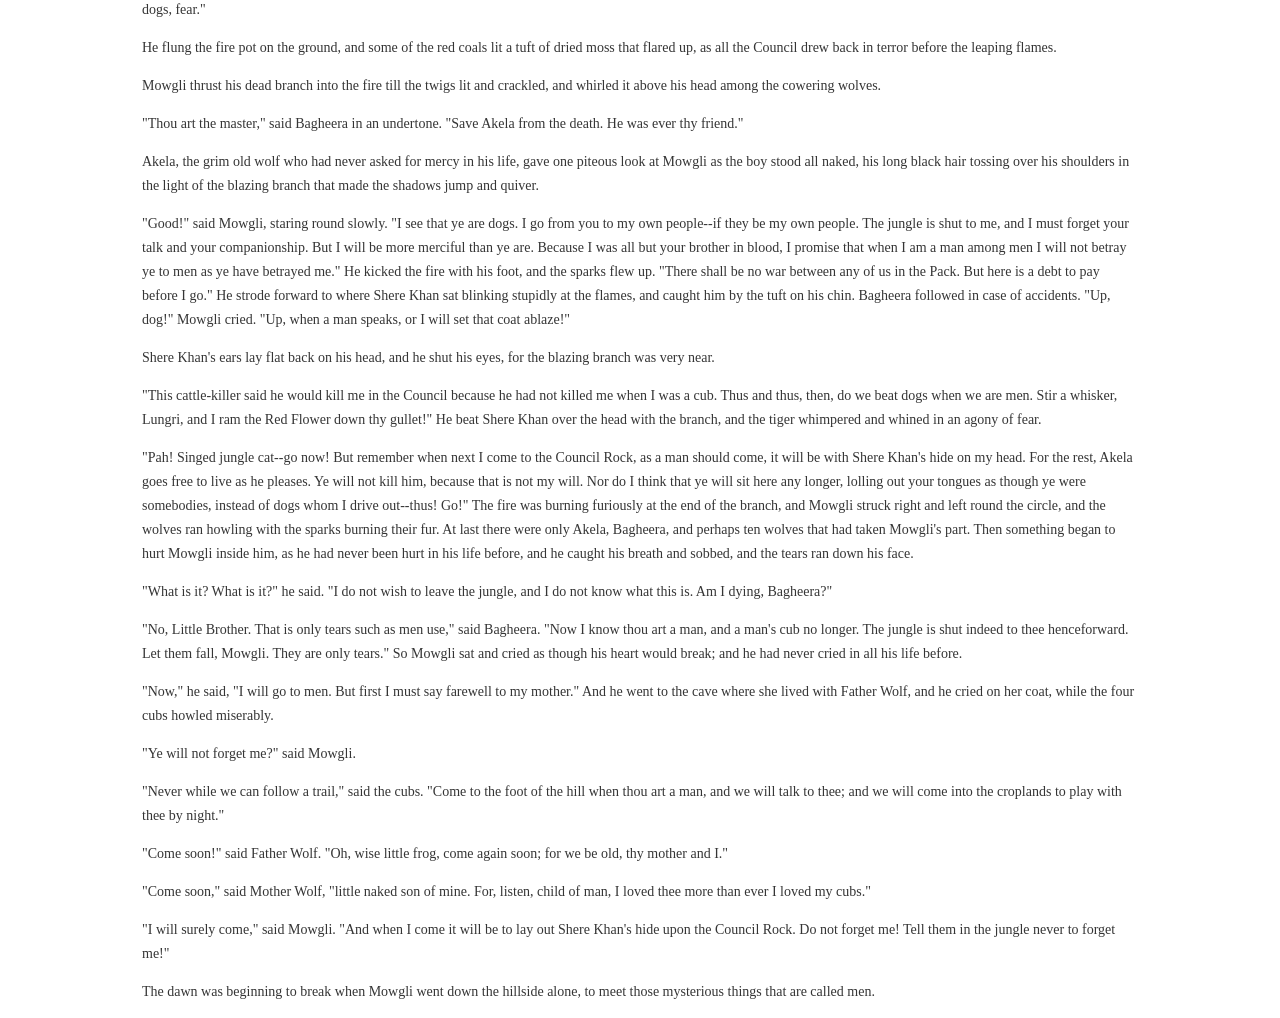
<file: 5weeks/5weeks/5-3_Scroll_Indicator/index.html>
<!DOCTYPE html>
<html lang="en">
<head>
    <meta charset="UTF-8">
    <meta name="viewport" content="width=device-width, initial-scale=1.0">
    <meta http-equiv="X-UA-Compatible" content="ie=edge">
    <title>Scroll Indicator</title>

    <link rel="stylesheet" href="style.css">
</head>
<body>

    <header>
        <div class="container">
            <h1>Hello World</h1>
        </div>

        <div id="scroll-bar"></div>
    </header>

    <main id="content" class="container">
        <p>
            It was seven o'clock of a very warm evening in the Seeonee hills
            when Father Wolf woke up from his day's rest, scratched himself,
            yawned, and spread out his paws one after the other to get rid of
            the sleepy feeling in their tips.  Mother Wolf lay with her big
            gray nose dropped across her four tumbling, squealing cubs, and
            the moon shone into the mouth of the cave where they all lived.
            "Augrh!" said Father Wolf.  "It is time to hunt again."  He was
            going to spring down hill when a little shadow with a bushy tail
            crossed the threshold and whined: "Good luck go with you, O Chief
            of the Wolves.  And good luck and strong white teeth go with noble
            children that they may never forget the hungry in this world."
        </p>

        <p>
            It was the jackal--Tabaqui, the Dish-licker--and the
            wolves of India despise Tabaqui because he runs about making
            mischief, and telling tales, and eating rags and pieces of leather
            from the village rubbish-heaps.  But they are afraid of him too,
            because Tabaqui, more than anyone else in the jungle, is apt to go
            mad, and then he forgets that he was ever afraid of anyone, and
            runs through the forest biting everything in his way.  Even the
            tiger runs and hides when little Tabaqui goes mad, for madness is
            the most disgraceful thing that can overtake a wild creature.  We
            call it hydrophobia, but they call it dewanee--the madness--
            and run.
        </p>

        <p>
            "Enter, then, and look," said Father Wolf stiffly, "but there
            is no food here."
        </p>

        <p>
            "For a wolf, no," said Tabaqui, "but for so mean a person as
            myself a dry bone is a good feast.  Who are we, the Gidur-log [the
            jackal people], to pick and choose?"  He scuttled to the back of
            the cave, where he found the bone of a buck with some meat on it,
            and sat cracking the end merrily.
        </p>

        <p>
            "All thanks for this good meal," he said, licking his lips.
            "How beautiful are the noble children!  How large are their eyes!
            And so young too!  Indeed, indeed, I might have remembered that
            the children of kings are men from the beginning."
        </p>
            
        <p>
            Now, Tabaqui knew as well as anyone else that there is nothing
            so unlucky as to compliment children to their faces.  It pleased
            him to see Mother and Father Wolf look uncomfortable.
        </p>
            
        <p>
            Tabaqui sat still, rejoicing in the mischief that he had made,
            and then he said spitefully:
        </p>

        <p>
            "Shere Khan, the Big One, has shifted his hunting grounds.  He
            will hunt among these hills for the next moon, so he has told me."
        </p>

        <p>
            Shere Khan was the tiger who lived near the Waingunga River,
            twenty miles away.
        </p>

        <p>
            "He has no right!" Father Wolf began angrily--"By the Law
            of the Jungle he has no right to change his quarters without due
            warning.  He will frighten every head of game within ten miles,
            and I--I have to kill for two, these days."
        </p>

        <p>
            "His mother did not call him Lungri [the Lame One] for
            nothing," said Mother Wolf quietly.  "He has been lame in one foot
            from his birth.  That is why he has only killed cattle.  Now the
            villagers of the Waingunga are angry with him, and he has come
            here to make our villagers angry.  They will scour the jungle for
            him when he is far away, and we and our children must run when the
            grass is set alight.  Indeed, we are very grateful to Shere Khan!"
        </p>

        <p>
            "Shall I tell him of your gratitude?" said Tabaqui.
        </p>

        <p>
            "Out!" snapped Father Wolf.  "Out and hunt with thy master.
            Thou hast done harm enough for one night."
        </p>

        <p>
            "I go," said Tabaqui quietly.  "Ye can hear Shere Khan below
            in the thickets.  I might have saved myself the message."
        </p>

        <p>
            Father Wolf listened, and below in the valley that ran down to
            a little river he heard the dry, angry, snarly, singsong whine of
            a tiger who has caught nothing and does not care if all the jungle
            knows it.
        </p>

        <p>
            "The fool!" said Father Wolf.  "To begin a night's work with
            that noise!  Does he think that our buck are like his fat
            Waingunga bullocks?"
        </p>

        <p>
            "H'sh.  It is neither bullock nor buck he hunts to-night,"
            said Mother Wolf.  "It is Man."
        </p>

        <p>
            The whine had changed to a sort of humming purr that seemed to
            come from every quarter of the compass.  It was the noise that
            bewilders woodcutters and gypsies sleeping in the open, and makes
            them run sometimes into the very mouth of the tiger.
        </p>

        <p>
            "Man!" said Father Wolf, showing all his white teeth.  "Faugh!
            Are there not enough beetles and frogs in the tanks that he must
            eat Man, and on our ground too!"
        </p>

        <p>
            The Law of the Jungle, which never orders anything without a
            reason, forbids every beast to eat Man except when he is killing
            to show his children how to kill, and then he must hunt outside
            the hunting grounds of his pack or tribe.  The real reason for
            this is that man-killing means, sooner or later, the arrival of
            white men on elephants, with guns, and hundreds of brown men with
            gongs and rockets and torches.  Then everybody in the jungle
            suffers.  The reason the beasts give among themselves is that Man
            is the weakest and most defenseless of all living things, and it
            is unsportsmanlike to touch him.  They say too--and it is true
            --that man-eaters become mangy, and lose their teeth.
        </p>

        <p>
            The purr grew louder, and ended in the full-throated "Aaarh!"
            of the tiger's charge.
        </p>

        <p>
            Then there was a howl--an untigerish howl--from Shere
            Khan.  "He has missed," said Mother Wolf.  "What is it?"
        </p>

        <p>
            Father Wolf ran out a few paces and heard Shere Khan muttering
            and mumbling savagely as he tumbled about in the scrub.
        </p>

        <p>
            "The fool has had no more sense than to jump at a woodcutter's
            campfire, and has burned his feet," said Father Wolf with a grunt.
            "Tabaqui is with him."
        </p>

        <p>
            "Something is coming uphill," said Mother Wolf, twitching one
            ear.  "Get ready."
        </p>

        <p>
            The bushes rustled a little in the thicket, and Father Wolf
            dropped with his haunches under him, ready for his leap.  Then, if
            you had been watching, you would have seen the most wonderful
            thing in the world--the wolf checked in mid-spring.  He made his
            bound before he saw what it was he was jumping at, and then he
            tried to stop himself.  The result was that he shot up straight
            into the air for four or five feet, landing almost where he left
            ground.
        </p>

        <p>
            "Man!" he snapped.  "A man's cub.  Look!"
        </p>

        <p>
            Directly in front of him, holding on by a low branch, stood a
            naked brown baby who could just walk--as soft and as dimpled a
            little atom as ever came to a wolf's cave at night.  He looked up
            into Father Wolf's face, and laughed.
        </p>

        <p>
            "Is that a man's cub?" said Mother Wolf.  "I have never seen
            one.  Bring it here."
        </p>

        <p>
            A Wolf accustomed to moving his own cubs can, if necessary,
            mouth an egg without breaking it, and though Father Wolf's jaws
            closed right on the child's back not a tooth even scratched the
            skin as he laid it down among the cubs.
        </p>

        <p>
            "How little!  How naked, and--how bold!" said Mother Wolf
            softly.  The baby was pushing his way between the cubs to get
            close to the warm hide.  "Ahai!  He is taking his meal with the
            others.  And so this is a man's cub.  Now, was there ever a wolf
            that could boast of a man's cub among her children?"
        </p>

        <p>
            "I have heard now and again of such a thing, but never in our
            Pack or in my time," said Father Wolf.  "He is altogether without
            hair, and I could kill him with a touch of my foot.  But see, he
            looks up and is not afraid."
        </p>

        <p>
            The moonlight was blocked out of the mouth of the cave, for
            Shere Khan's great square head and shoulders were thrust into the
            entrance.  Tabaqui, behind him, was squeaking: "My lord, my lord,
            it went in here!"
        </p>

        <p>
            "Shere Khan does us great honor," said Father Wolf, but his
            eyes were very angry.  "What does Shere Khan need?"
        </p>

        <p>
            "My quarry.  A man's cub went this way," said Shere Khan.
            "Its parents have run off.  Give it to me."
        </p>

        <p>
            Shere Khan had jumped at a woodcutter's campfire, as Father
            Wolf had said, and was furious from the pain of his burned feet.
            But Father Wolf knew that the mouth of the cave was too narrow for
            a tiger to come in by.  Even where he was, Shere Khan's shoulders
            and forepaws were cramped for want of room, as a man's would be if
            he tried to fight in a barrel.
        </p>

        <p>
            "The Wolves are a free people," said Father Wolf.  "They take
            orders from the Head of the Pack, and not from any striped
            cattle-killer.  The man's cub is ours--to kill if we choose."
        </p>

        <p>
            "Ye choose and ye do not choose!  What talk is this of
            choosing?  By the bull that I killed, am I to stand nosing into
            your dog's den for my fair dues?  It is I, Shere Khan, who speak!"
        </p>

        <p>
            The tiger's roar filled the cave with thunder.  Mother Wolf
            shook herself clear of the cubs and sprang forward, her eyes, like
            two green moons in the darkness, facing the blazing eyes of Shere
            Khan.
        </p>

        <p>
            "And it is I, Raksha [The Demon], who answers.  The man's cub
            is mine, Lungri--mine to me!  He shall not be killed.  He shall
            live to run with the Pack and to hunt with the Pack; and in the
            end, look you, hunter of little naked cubs--frog-eater--
            fish-killer--he shall hunt thee!  Now get hence, or by the
            Sambhur that I killed (I eat no starved cattle), back thou goest
            to thy mother, burned beast of the jungle, lamer than ever thou
            camest into the world!  Go!"
        </p>

        <p>
            Father Wolf looked on amazed.  He had almost forgotten the
            days when he won Mother Wolf in fair fight from five other wolves,
            when she ran in the Pack and was not called The Demon for
            compliment's sake.  Shere Khan might have faced Father Wolf, but
            he could not stand up against Mother Wolf, for he knew that where
            he was she had all the advantage of the ground, and would fight to
            the death.  So he backed out of the cave mouth growling, and when
            he was clear he shouted:
        </p>

        <p>
            "Each dog barks in his own yard!  We will see what the Pack
            will say to this fostering of man-cubs.  The cub is mine, and to
            my teeth he will come in the end, O bush-tailed thieves!"
        </p>

        <p>
            Mother Wolf threw herself down panting among the cubs, and
            Father Wolf said to her gravely:
        </p>

        <p>
            "Shere Khan speaks this much truth.  The cub must be shown to
            the Pack.  Wilt thou still keep him, Mother?"
        </p>

        <p>
            "Keep him!" she gasped.  "He came naked, by night, alone and
            very hungry; yet he was not afraid!  Look, he has pushed one of my
            babes to one side already.  And that lame butcher would have
            killed him and would have run off to the Waingunga while the
            villagers here hunted through all our lairs in revenge!  Keep him?
            Assuredly I will keep him.  Lie still, little frog.  O thou Mowgli
            --for Mowgli the Frog I will call thee--the time will come when
            thou wilt hunt Shere Khan as he has hunted thee."
        </p>

        <p>
            "But what will our Pack say?" said Father Wolf.
        </p>

        <p>
            The Law of the Jungle lays down very clearly that any wolf
            may, when he marries, withdraw from the Pack he belongs to.  But
            as soon as his cubs are old enough to stand on their feet he must
            bring them to the Pack Council, which is generally held once a
            month at full moon, in order that the other wolves may identify
            them.  After that inspection the cubs are free to run where they
            please, and until they have killed their first buck no excuse is
            accepted if a grown wolf of the Pack kills one of them.  The
            punishment is death where the murderer can be found; and if you
            think for a minute you will see that this must be so.
        </p>

        <p>
            Father Wolf waited till his cubs could run a little, and then
            on the night of the Pack Meeting took them and Mowgli and Mother
            Wolf to the Council Rock--a hilltop covered with stones and
            boulders where a hundred wolves could hide.  Akela, the great gray
            Lone Wolf, who led all the Pack by strength and cunning, lay out
            at full length on his rock, and below him sat forty or more wolves
            of every size and color, from badger-colored veterans who could
            handle a buck alone to young black three-year-olds who thought
            they could.  The Lone Wolf had led them for a year now.  He had
            fallen twice into a wolf trap in his youth, and once he had been
            beaten and left for dead; so he knew the manners and customs of
            men.  There was very little talking at the Rock.  The cubs tumbled
            over each other in the center of the circle where their mothers
            and fathers sat, and now and again a senior wolf would go quietly
            up to a cub, look at him carefully, and return to his place on
            noiseless feet.  Sometimes a mother would push her cub far out
            into the moonlight to be sure that he had not been overlooked.
            Akela from his rock would cry: "Ye know the Law--ye know the
            Law.  Look well, O Wolves!"  And the anxious mothers would take up
            the call: "Look--look well, O Wolves!"
        </p>

            <p>
            At last--and Mother Wolf's neck bristles lifted as the time
            came--Father Wolf pushed "Mowgli the Frog," as they called him,
            into the center, where he sat laughing and playing with some
            pebbles that glistened in the moonlight.
        </p>

        <p>
            Akela never raised his head from his paws, but went on with
            the monotonous cry: "Look well!"  A muffled roar came up from
            behind the rocks--the voice of Shere Khan crying: "The cub is
            mine.  Give him to me.  What have the Free People to do with a
            man's cub?"  Akela never even twitched his ears.  All he said was:
            "Look well, O Wolves!  What have the Free People to do with the
            orders of any save the Free People?  Look well!"
        </p>

        <p>
            There was a chorus of deep growls, and a young wolf in his
            fourth year flung back Shere Khan's question to Akela: "What have
            the Free People to do with a man's cub?"  Now, the Law of the
            Jungle lays down that if there is any dispute as to the right of a
            cub to be accepted by the Pack, he must be spoken for by at least
            two members of the Pack who are not his father and mother.
        </p>

        <p>
            "Who speaks for this cub?" said Akela.  "Among the Free People
            who speaks?"  There was no answer and Mother Wolf got ready for
            what she knew would be her last fight, if things came to fighting.
        </p>

        <p>
            Then the only other creature who is allowed at the Pack
            Council--Baloo, the sleepy brown bear who teaches the wolf cubs
            the Law of the Jungle: old Baloo, who can come and go where he
            pleases because he eats only nuts and roots and honey--rose upon
            his hind quarters and grunted.
        </p>

        <p>
            "The man's cub--the man's cub?" he said.  "I speak for the
            man's cub.  There is no harm in a man's cub.  I have no gift of
            words, but I speak the truth.  Let him run with the Pack, and be
            entered with the others.  I myself will teach him."
        </p>

        <p>
            "We need yet another," said Akela.  "Baloo has spoken, and he
            is our teacher for the young cubs.  Who speaks besides Baloo?"
        </p>

        <p>
            A black shadow dropped down into the circle.  It was Bagheera
            the Black Panther, inky black all over, but with the panther
            markings showing up in certain lights like the pattern of watered
            silk.  Everybody knew Bagheera, and nobody cared to cross his
            path; for he was as cunning as Tabaqui, as bold as the wild
            buffalo, and as reckless as the wounded elephant.  But he had a
            voice as soft as wild honey dripping from a tree, and a skin
            softer than down.
        </p>

        <p>
            "O Akela, and ye the Free People," he purred, "I have no right
            in your assembly, but the Law of the Jungle says that if there is
            a doubt which is not a killing matter in regard to a new cub, the
            life of that cub may be bought at a price.  And the Law does not
            say who may or may not pay that price.  Am I right?"
        </p>

        <p>
            "Good!  Good!" said the young wolves, who are always hungry.
            "Listen to Bagheera.  The cub can be bought for a price.  It is
            the Law."
        </p>

        <p>
            "Knowing that I have no right to speak here, I ask your
            leave."
        </p>

        <p>
            "Speak then," cried twenty voices.
        </p>

        <p>
            "To kill a naked cub is shame.  Besides, he may make better
            sport for you when he is grown.  Baloo has spoken in his behalf.
            Now to Baloo's word I will add one bull, and a fat one, newly
            killed, not half a mile from here, if ye will accept the man's cub
            according to the Law.  Is it difficult?"
        </p>

        <p>
            There was a clamor of scores of voices, saying: "What matter?
            He will die in the winter rains.  He will scorch in the sun.  What
            harm can a naked frog do us?  Let him run with the Pack.  Where is
            the bull, Bagheera?  Let him be accepted."  And then came Akela's
            deep bay, crying: "Look well--look well, O Wolves!"
        </p>

        <p>
            Mowgli was still deeply interested in the pebbles, and he did
            not notice when the wolves came and looked at him one by one.  At
            last they all went down the hill for the dead bull, and only
            Akela, Bagheera, Baloo, and Mowgli's own wolves were left.  Shere
            Khan roared still in the night, for he was very angry that Mowgli
            had not been handed over to him.
        </p>

        <p>
            "Ay, roar well," said Bagheera, under his whiskers, "for the
            time will come when this naked thing will make thee roar to
            another tune, or I know nothing of man."
        </p>

        <p>
            "It was well done," said Akela.  "Men and their cubs are very
            wise.  He may be a help in time."
        </p>

        <p>
            "Truly, a help in time of need; for none can hope to lead the
            Pack forever," said Bagheera.
        </p>

        <p>
            Akela said nothing.  He was thinking of the time that comes to
            every leader of every pack when his strength goes from him and he
            gets feebler and feebler, till at last he is killed by the wolves
            and a new leader comes up--to be killed in his turn.
        </p>

        <p>
            "Take him away," he said to Father Wolf, "and train him as
            befits one of the Free People."
        </p>

        <p>
            And that is how Mowgli was entered into the Seeonee Wolf Pack
            for the price of a bull and on Baloo's good word.
        </p>

        <p>
            Now you must be content to skip ten or eleven whole years, and
            only guess at all the wonderful life that Mowgli led among the
            wolves, because if it were written out it would fill ever so many
            books.  He grew up with the cubs, though they, of course, were
            grown wolves almost before he was a child.  And Father Wolf taught
            him his business, and the meaning of things in the jungle, till
            every rustle in the grass, every breath of the warm night air,
            every note of the owls above his head, every scratch of a bat's
            claws as it roosted for a while in a tree, and every splash of
            every little fish jumping in a pool meant just as much to him as
            the work of his office means to a business man.  When he was not
            learning he sat out in the sun and slept, and ate and went to
            sleep again.  When he felt dirty or hot he swam in the forest
            pools; and when he wanted honey (Baloo told him that honey and
            nuts were just as pleasant to eat as raw meat) he climbed up for
            it, and that Bagheera showed him how to do.  Bagheera would lie
            out on a branch and call, "Come along, Little Brother," and at
            first Mowgli would cling like the sloth, but afterward he would
            fling himself through the branches almost as boldly as the gray
            ape.  He took his place at the Council Rock, too, when the Pack
            met, and there he discovered that if he stared hard at any wolf,
            the wolf would be forced to drop his eyes, and so he used to stare
            for fun.  At other times he would pick the long thorns out of the
            pads of his friends, for wolves suffer terribly from thorns and
            burs in their coats.  He would go down the hillside into the
            cultivated lands by night, and look very curiously at the
            villagers in their huts, but he had a mistrust of men because
            Bagheera showed him a square box with a drop gate so cunningly
            hidden in the jungle that he nearly walked into it, and told him
            that it was a trap.  He loved better than anything else to go with
            Bagheera into the dark warm heart of the forest, to sleep all
            through the drowsy day, and at night see how Bagheera did his
            killing.  Bagheera killed right and left as he felt hungry, and so
            did Mowgli--with one exception.  As soon as he was old enough to
            understand things, Bagheera told him that he must never touch
            cattle because he had been bought into the Pack at the price of a
            bull's life.  "All the jungle is thine," said Bagheera, "and thou
            canst kill everything that thou art strong enough to kill; but for
            the sake of the bull that bought thee thou must never kill or eat
            any cattle young or old.  That is the Law of the Jungle."  Mowgli
            obeyed faithfully.
        </p>

        <p>
            And he grew and grew strong as a boy must grow who does not
            know that he is learning any lessons, and who has nothing in the
            world to think of except things to eat.
        </p>

        <p>
            Mother Wolf told him once or twice that Shere Khan was not a
            creature to be trusted, and that some day he must kill Shere Khan.
            But though a young wolf would have remembered that advice every
            hour, Mowgli forgot it because he was only a boy--though he
            would have called himself a wolf if he had been able to speak in
            any human tongue.
        </p>

        <p>
            Shere Khan was always crossing his path in the jungle, for as
            Akela grew older and feebler the lame tiger had come to be great
            friends with the younger wolves of the Pack, who followed him for
            scraps, a thing Akela would never have allowed if he had dared to
            push his authority to the proper bounds.  Then Shere Khan would
            flatter them and wonder that such fine young hunters were content
            to be led by a dying wolf and a man's cub.  "They tell me," Shere
            Khan would say, "that at Council ye dare not look him between the
            eyes."  And the young wolves would growl and bristle.
        </p>

        <p>
            Bagheera, who had eyes and ears everywhere, knew something of
            this, and once or twice he told Mowgli in so many words that Shere
            Khan would kill him some day.  Mowgli would laugh and answer: "I
            have the Pack and I have thee; and Baloo, though he is so lazy,
            might strike a blow or two for my sake.  Why should I be afraid?"
        </p>

        <p>
            It was one very warm day that a new notion came to Bagheera--
            born of something that he had heard.  Perhaps Ikki the Porcupine
            had told him; but he said to Mowgli when they were deep in the
            jungle, as the boy lay with his head on Bagheera's beautiful black
            skin, "Little Brother, how often have I told thee that Shere Khan
            is thy enemy?"
        </p>

        <p>
            "As many times as there are nuts on that palm," said Mowgli,
            who, naturally, could not count.  "What of it?  I am sleepy,
            Bagheera, and Shere Khan is all long tail and loud talk--like
            Mao, the Peacock."
        </p>

        <p>
            "But this is no time for sleeping.  Baloo knows it; I know it;
            the Pack know it; and even the foolish, foolish deer know.
            Tabaqui has told thee too."
        </p>

        <p>
            "Ho! ho!" said Mowgli.  "Tabaqui came to me not long ago with
            some rude talk that I was a naked man's cub and not fit to dig
            pig-nuts.  But I caught Tabaqui by the tail and swung him twice
            against a palm-tree to teach him better manners."
        </p>

        <p>
            "That was foolishness, for though Tabaqui is a mischief-maker,
            he would have told thee of something that concerned thee closely.
            Open those eyes, Little Brother.  Shere Khan dare not kill thee in
            the jungle.  But remember, Akela is very old, and soon the day
            comes when he cannot kill his buck, and then he will be leader no
            more.  Many of the wolves that looked thee over when thou wast
            brought to the Council first are old too, and the young wolves
            believe, as Shere Khan has taught them, that a man-cub has no
            place with the Pack.  In a little time thou wilt be a man."
        </p>

        <p>
            "And what is a man that he should not run with his brothers?"
            said Mowgli.  "I was born in the jungle.  I have obeyed the Law of
            the Jungle, and there is no wolf of ours from whose paws I have
            not pulled a thorn.  Surely they are my brothers!"
        </p>

        <p>
            Bagheera stretched himself at full length and half shut his
            eyes.  "Little Brother," said he, "feel under my jaw."
        </p>

        <p>
            Mowgli put up his strong brown hand, and just under Bagheera's
            silky chin, where the giant rolling muscles were all hid by the
            glossy hair, he came upon a little bald spot.
        </p>

        <p>
            "There is no one in the jungle that knows that I, Bagheera,
            carry that mark--the mark of the collar; and yet, Little
            Brother, I was born among men, and it was among men that my mother
            died--in the cages of the king's palace at Oodeypore.  It was
            because of this that I paid the price for thee at the Council when
            thou wast a little naked cub.  Yes, I too was born among men.  I
            had never seen the jungle.  They fed me behind bars from an iron
            pan till one night I felt that I was Bagheera--the Panther--
            and no man's plaything, and I broke the silly lock with one blow
            of my paw and came away.  And because I had learned the ways of
            men, I became more terrible in the jungle than Shere Khan.  Is it
            not so?"
        </p>

        <p>
            "Yes," said Mowgli, "all the jungle fear Bagheera--all
            except Mowgli."
        </p>

        <p>
            "Oh, thou art a man's cub," said the Black Panther very
            tenderly.  "And even as I returned to my jungle, so thou must go
            back to men at last--to the men who are thy brothers--if thou
            art not killed in the Council."
        </p>

        <p>
            "But why--but why should any wish to kill me?" said Mowgli.
        </p>

        <p>
            "Look at me," said Bagheera.  And Mowgli looked at him
            steadily between the eyes.  The big panther turned his head away
            in half a minute.
        </p>

        <p>
            "That is why," he said, shifting his paw on the leaves.  "Not
            even I can look thee between the eyes, and I was born among men,
            and I love thee, Little Brother.  The others they hate thee
            because their eyes cannot meet thine; because thou art wise;
            because thou hast pulled out thorns from their feet--because
            thou art a man."
        </p>

        <p>
            "I did not know these things," said Mowgli sullenly, and he
            frowned under his heavy black eyebrows.
        </p>

        <p>
            "What is the Law of the Jungle?  Strike first and then give
            tongue.  By thy very carelessness they know that thou art a man.
            But be wise.  It is in my heart that when Akela misses his next
            kill--and at each hunt it costs him more to pin the buck--the
            Pack will turn against him and against thee.  They will hold a
            jungle Council at the Rock, and then--and then--I have it!"
            said Bagheera, leaping up.  "Go thou down quickly to the men's
            huts in the valley, and take some of the Red Flower which they
            grow there, so that when the time comes thou mayest have even a
            stronger friend than I or Baloo or those of the Pack that love
            thee.  Get the Red Flower."
        </p>

        <p>
            By Red Flower Bagheera meant fire, only no creature in the
            jungle will call fire by its proper name.  Every beast lives in
            deadly fear of it, and invents a hundred ways of describing it.
        </p>

        <p>
            "The Red Flower?" said Mowgli.  "That grows outside their huts
            in the twilight.  I will get some."
        </p>

        <p>
            "There speaks the man's cub," said Bagheera proudly.
            "Remember that it grows in little pots.  Get one swiftly, and keep
            it by thee for time of need."
        </p>

        <p>
            "Good!" said Mowgli.  "I go.  But art thou sure, O my
            Bagheera"--he slipped his arm around the splendid neck and
            looked deep into the big eyes--"art thou sure that all this is
            Shere Khan's doing?"
        </p>

        <p>
            "By the Broken Lock that freed me, I am sure, Little Brother."
        </p>

        <p>
            "Then, by the Bull that bought me, I will pay Shere Khan full
            tale for this, and it may be a little over," said Mowgli, and he
            bounded away.
        </p>

        <p>
            "That is a man.  That is all a man," said Bagheera to himself,
            lying down again.  "Oh, Shere Khan, never was a blacker hunting
            than that frog-hunt of thine ten years ago!"
        </p>

        <p>
            Mowgli was far and far through the forest, running hard, and
            his heart was hot in him.  He came to the cave as the evening mist
            rose, and drew breath, and looked down the valley.  The cubs were
            out, but Mother Wolf, at the back of the cave, knew by his
            breathing that something was troubling her frog.
        </p>

        <p>
            "What is it, Son?" she said.
        </p>

        <p>
            "Some bat's chatter of Shere Khan," he called back.  "I hunt
            among the plowed fields tonight," and he plunged downward through
            the bushes, to the stream at the bottom of the valley.  There he
            checked, for he heard the yell of the Pack hunting, heard the
            bellow of a hunted Sambhur, and the snort as the buck turned at
            bay.  Then there were wicked, bitter howls from the young wolves:
            "Akela!  Akela!  Let the Lone Wolf show his strength.  Room for
            the leader of the Pack!  Spring, Akela!"
        </p>

        <p>
            The Lone Wolf must have sprung and missed his hold, for Mowgli
            heard the snap of his teeth and then a yelp as the Sambhur knocked
            him over with his forefoot.
        </p>

        <p>
            He did not wait for anything more, but dashed on; and the
            yells grew fainter behind him as he ran into the croplands where
            the villagers lived.
        </p>

        <p>
            "Bagheera spoke truth," he panted, as he nestled down in some
            cattle fodder by the window of a hut.  "To-morrow is one day both
            for Akela and for me."
        </p>

        <p>
            Then he pressed his face close to the window and watched the
            fire on the hearth.  He saw the husbandman's wife get up and feed
            it in the night with black lumps.  And when the morning came and
            the mists were all white and cold, he saw the man's child pick up
            a wicker pot plastered inside with earth, fill it with lumps of
            red-hot charcoal, put it under his blanket, and go out to tend the
            cows in the byre.
        </p>

        <p>
            "Is that all?" said Mowgli.  "If a cub can do it, there is
            nothing to fear."  So he strode round the corner and met the boy,
            took the pot from his hand, and disappeared into the mist while
            the boy howled with fear.
        </p>

        <p>
            "They are very like me," said Mowgli, blowing into the pot as
            he had seen the woman do.  "This thing will die if I do not give
            it things to eat"; and he dropped twigs and dried bark on the red
            stuff.  Halfway up the hill he met Bagheera with the morning dew
            shining like moonstones on his coat.
        </p>

        <p>
            "Akela has missed," said the Panther.  "They would have killed
            him last night, but they needed thee also.  They were looking for
            thee on the hill."
        </p>

        <p>
            "I was among the plowed lands.  I am ready.  See!"  Mowgli
            held up the fire-pot.
        </p>

        <p>
            "Good!  Now, I have seen men thrust a dry branch into that
            stuff, and presently the Red Flower blossomed at the end of it.
            Art thou not afraid?"
        </p>

        <p>
            "No.  Why should I fear?  I remember now--if it is not a
            dream--how, before I was a Wolf, I lay beside the Red Flower,
            and it was warm and pleasant."
        </p>

        <p>
            All that day Mowgli sat in the cave tending his fire pot and
            dipping dry branches into it to see how they looked.  He found a
            branch that satisfied him, and in the evening when Tabaqui came to
            the cave and told him rudely enough that he was wanted at the
            Council Rock, he laughed till Tabaqui ran away.  Then Mowgli went
            to the Council, still laughing.
        </p>

        <p>
            Akela the Lone Wolf lay by the side of his rock as a sign that
            the leadership of the Pack was open, and Shere Khan with his
            following of scrap-fed wolves walked to and fro openly being
            flattered.  Bagheera lay close to Mowgli, and the fire pot was
            between Mowgli's knees.  When they were all gathered together,
            Shere Khan began to speak--a thing he would never have dared to
            do when Akela was in his prime.
        </p>

        <p>
            "He has no right," whispered Bagheera.  "Say so.  He is a
            dog's son.  He will be frightened."
        </p>

        <p>
            Mowgli sprang to his feet.  "Free People," he cried, "does
            Shere Khan lead the Pack?  What has a tiger to do with our
            leadership?"
        </p>
        
        <p>
            "Seeing that the leadership is yet open, and being asked to
            speak--" Shere Khan began.
        </p>

        <p>
            "By whom?" said Mowgli.  "Are we all jackals, to fawn on this
            cattle butcher?  The leadership of the Pack is with the Pack
            alone."
        </p>

        <p>
            There were yells of "Silence, thou man's cub!"  "Let him
            speak.  He has kept our Law"; and at last the seniors of the Pack
            thundered: "Let the Dead Wolf speak."  When a leader of the Pack
            has missed his kill, he is called the Dead Wolf as long as he
            lives, which is not long.
        </p>

        <p>
            Akela raised his old head wearily:--
        </p>

        <p>
            "Free People, and ye too, jackals of Shere Khan, for twelve
            seasons I have led ye to and from the kill, and in all that time
            not one has been trapped or maimed.  Now I have missed my kill.
            Ye know how that plot was made.  Ye know how ye brought me up to
            an untried buck to make my weakness known.  It was cleverly done.
            Your right is to kill me here on the Council Rock, now.
            Therefore, I ask, who comes to make an end of the Lone Wolf?  For
            it is my right, by the Law of the Jungle, that ye come one by
            one."
        </p>

        <p>
            There was a long hush, for no single wolf cared to fight Akela
            to the death.  Then Shere Khan roared: "Bah!  What have we to do
            with this toothless fool?  He is doomed to die!  It is the man-cub
            who has lived too long.  Free People, he was my meat from the
            first.  Give him to me.  I am weary of this man-wolf folly.  He
            has troubled the jungle for ten seasons.  Give me the man-cub, or
            I will hunt here always, and not give you one bone.  He is a man,
            a man's child, and from the marrow of my bones I hate him!"
        </p>

        <p>
            Then more than half the Pack yelled: "A man!  A man!  What has
            a man to do with us?  Let him go to his own place."
        </p>

        <p>
            "And turn all the people of the villages against us?" clamored
            Shere Khan.  "No, give him to me.  He is a man, and none of us can
            look him between the eyes."
        </p>

        <p>
            Akela lifted his head again and said, "He has eaten our food.
            He has slept with us.  He has driven game for us.  He has broken
            no word of the Law of the Jungle."
        </p>

        <p>
            "Also, I paid for him with a bull when he was accepted.  The
            worth of a bull is little, but Bagheera's honor is something that
            he will perhaps fight for," said Bagheera in his gentlest voice.
        </p>

        <p>
            "A bull paid ten years ago!" the Pack snarled.  "What do we
            care for bones ten years old?"
        </p>

        <p>
            "Or for a pledge?" said Bagheera, his white teeth bared under
            his lip.  "Well are ye called the Free People!"
        </p>

        <p>
            "No man's cub can run with the people of the jungle," howled
            Shere Khan.  "Give him to me!"
        </p>

        <p>
            "He is our brother in all but blood," Akela went on, "and ye
            would kill him here!  In truth, I have lived too long.  Some of ye
            are eaters of cattle, and of others I have heard that, under Shere
            Khan's teaching, ye go by dark night and snatch children from the
            villager's doorstep.  Therefore I know ye to be cowards, and it is
            to cowards I speak.  It is certain that I must die, and my life is
            of no worth, or I would offer that in the man-cub's place.  But
            for the sake of the Honor of the Pack,--a little matter that by
            being without a leader ye have forgotten,--I promise that if ye
            let the man-cub go to his own place, I will not, when my time
            comes to die, bare one tooth against ye.  I will die without
            fighting.  That will at least save the Pack three lives.  More I
            cannot do; but if ye will, I can save ye the shame that comes of
            killing a brother against whom there is no fault--a brother
            spoken for and bought into the Pack according to the Law of the
            Jungle."
        </p>

        <p>
            "He is a man--a man--a man!" snarled the Pack.  And most
            of the wolves began to gather round Shere Khan, whose tail was
            beginning to switch.
        </p>

        <p>
            "Now the business is in thy hands," said Bagheera to Mowgli.
            "We can do no more except fight."
        </p>

        <p>
            Mowgli stood upright--the fire pot in his hands.  Then he
            stretched out his arms, and yawned in the face of the Council; but
            he was furious with rage and sorrow, for, wolflike, the wolves had
            never told him how they hated him.  "Listen you!" he cried.
            "There is no need for this dog's jabber.  Ye have told me so often
            tonight that I am a man (and indeed I would have been a wolf with
            you to my life's end) that I feel your words are true.  So I do
            not call ye my brothers any more, but sag [dogs], as a man should.
            What ye will do, and what ye will not do, is not yours to say.
            That matter is with me; and that we may see the matter more
            plainly, I, the man, have brought here a little of the Red Flower
            which ye, dogs, fear."
        </p>

        <p>
            He flung the fire pot on the ground, and some of the red coals
            lit a tuft of dried moss that flared up, as all the Council drew
            back in terror before the leaping flames.
        </p>

        <p>
            Mowgli thrust his dead branch into the fire till the twigs lit
            and crackled, and whirled it above his head among the cowering
            wolves.
        </p>

        <p>
            "Thou art the master," said Bagheera in an undertone.  "Save
            Akela from the death.  He was ever thy friend."
        </p>

        <p>
            Akela, the grim old wolf who had never asked for mercy in his
            life, gave one piteous look at Mowgli as the boy stood all naked,
            his long black hair tossing over his shoulders in the light of the
            blazing branch that made the shadows jump and quiver.
        </p>

        <p>
            "Good!" said Mowgli, staring round slowly.  "I see that ye are
            dogs.  I go from you to my own people--if they be my own people.
            The jungle is shut to me, and I must forget your talk and your
            companionship.  But I will be more merciful than ye are.  Because
            I was all but your brother in blood, I promise that when I am a
            man among men I will not betray ye to men as ye have betrayed me."
            He kicked the fire with his foot, and the sparks flew up.  "There
            shall be no war between any of us in the Pack.  But here is a debt
            to pay before I go."  He strode forward to where Shere Khan sat
            blinking stupidly at the flames, and caught him by the tuft on his
            chin.  Bagheera followed in case of accidents.  "Up, dog!"  Mowgli
            cried.  "Up, when a man speaks, or I will set that coat ablaze!"
        </p>

        <p>
            Shere Khan's ears lay flat back on his head, and he shut his
            eyes, for the blazing branch was very near.
        </p>

        <p>
            "This cattle-killer said he would kill me in the Council
            because he had not killed me when I was a cub.  Thus and thus,
            then, do we beat dogs when we are men.  Stir a whisker, Lungri,
            and I ram the Red Flower down thy gullet!"  He beat Shere Khan
            over the head with the branch, and the tiger whimpered and whined
            in an agony of fear.
        </p>

        <p>
            "Pah!  Singed jungle cat--go now!  But remember when next I
            come to the Council Rock, as a man should come, it will be with
            Shere Khan's hide on my head.  For the rest, Akela goes free to
            live as he pleases.  Ye will not kill him, because that is not my
            will.  Nor do I think that ye will sit here any longer, lolling
            out your tongues as though ye were somebodies, instead of dogs
            whom I drive out--thus!  Go!"  The fire was burning furiously at
            the end of the branch, and Mowgli struck right and left round the
            circle, and the wolves ran howling with the sparks burning their
            fur.  At last there were only Akela, Bagheera, and perhaps ten
            wolves that had taken Mowgli's part.  Then something began to hurt
            Mowgli inside him, as he had never been hurt in his life before,
            and he caught his breath and sobbed, and the tears ran down his
            face.
        </p>

        <p>
            "What is it?  What is it?" he said.  "I do not wish to leave
            the jungle, and I do not know what this is.  Am I dying,
            Bagheera?"
        </p>

        <p>
            "No, Little Brother.  That is only tears such as men use,"
            said Bagheera.  "Now I know thou art a man, and a man's cub no
            longer.  The jungle is shut indeed to thee henceforward.  Let them
            fall, Mowgli.  They are only tears."  So Mowgli sat and cried as
            though his heart would break; and he had never cried in all his
            life before.
        </p>

        <p>
            "Now," he said, "I will go to men.  But first I must say
            farewell to my mother."  And he went to the cave where she lived
            with Father Wolf, and he cried on her coat, while the four cubs
            howled miserably.
        </p>

        <p>
            "Ye will not forget me?" said Mowgli.
        </p>

        <p>
            "Never while we can follow a trail," said the cubs.  "Come to
            the foot of the hill when thou art a man, and we will talk to
            thee; and we will come into the croplands to play with thee by
            night."
        </p>

        <p>
            "Come soon!" said Father Wolf.  "Oh, wise little frog, come
            again soon; for we be old, thy mother and I."
        </p>

        <p>
            "Come soon," said Mother Wolf, "little naked son of mine.
            For, listen, child of man, I loved thee more than ever I loved my
            cubs."
        </p>

        <p>
            "I will surely come," said Mowgli.  "And when I come it will
            be to lay out Shere Khan's hide upon the Council Rock.  Do not
            forget me!  Tell them in the jungle never to forget me!"
        </p>

        <p>
            The dawn was beginning to break when Mowgli went down the
            hillside alone, to meet those mysterious things that are called
            men.
        </p>
    </main>
    
    <script src="main.js"></script>
</body>
</html>
</file>
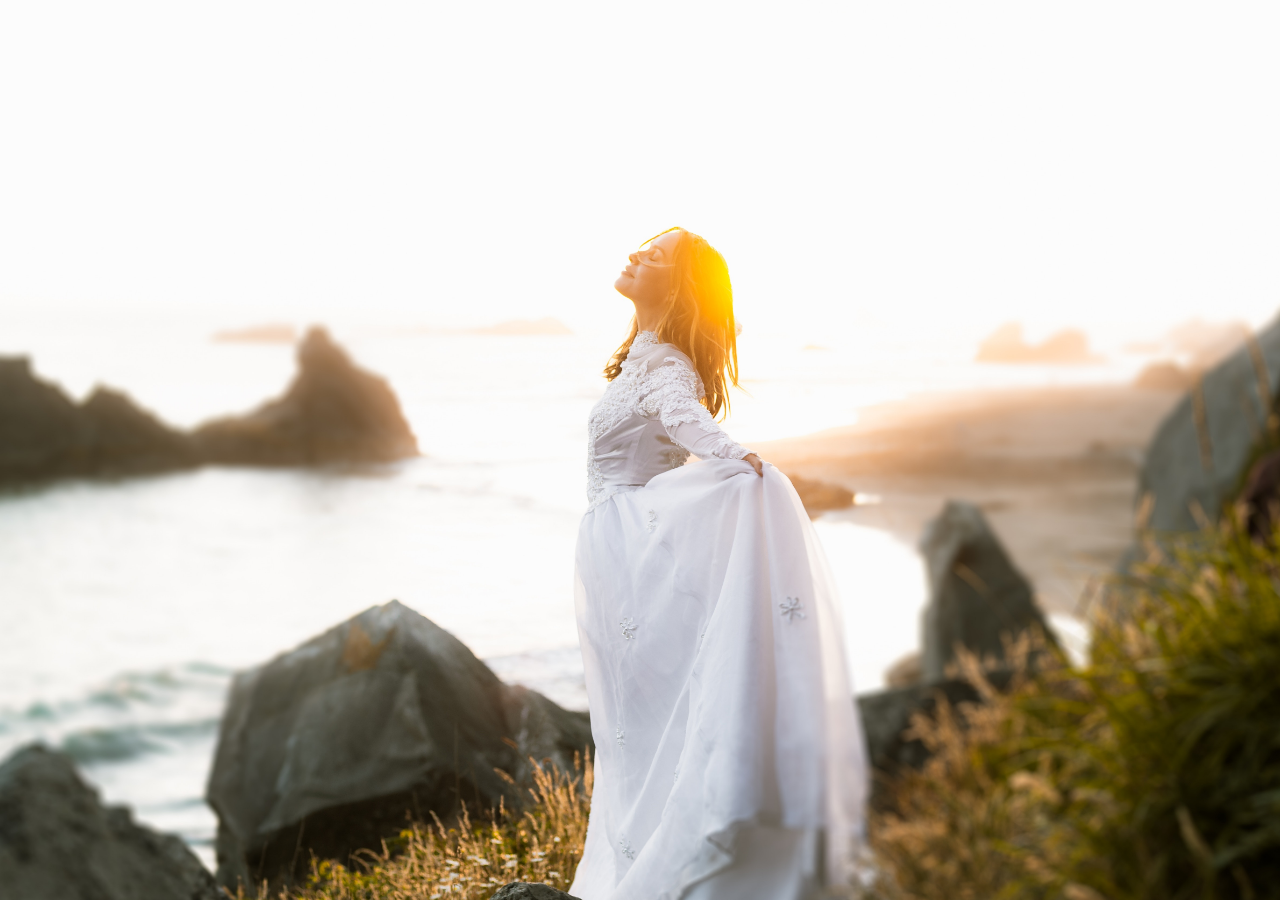
<file: 5weeks/5weeks/5-4_MouseMove_Animation/index.html>
<!DOCTYPE html>
<html lang="en">
<head>
    <meta charset="UTF-8">
    <title>Accordion</title>
    <link rel="stylesheet" href="style.css">
</head>
<body>

    <div class="page-container">
        <div class="page-back"></div>
    </div>

    <script src="main.js"></script>

</body>
</html>
</file>
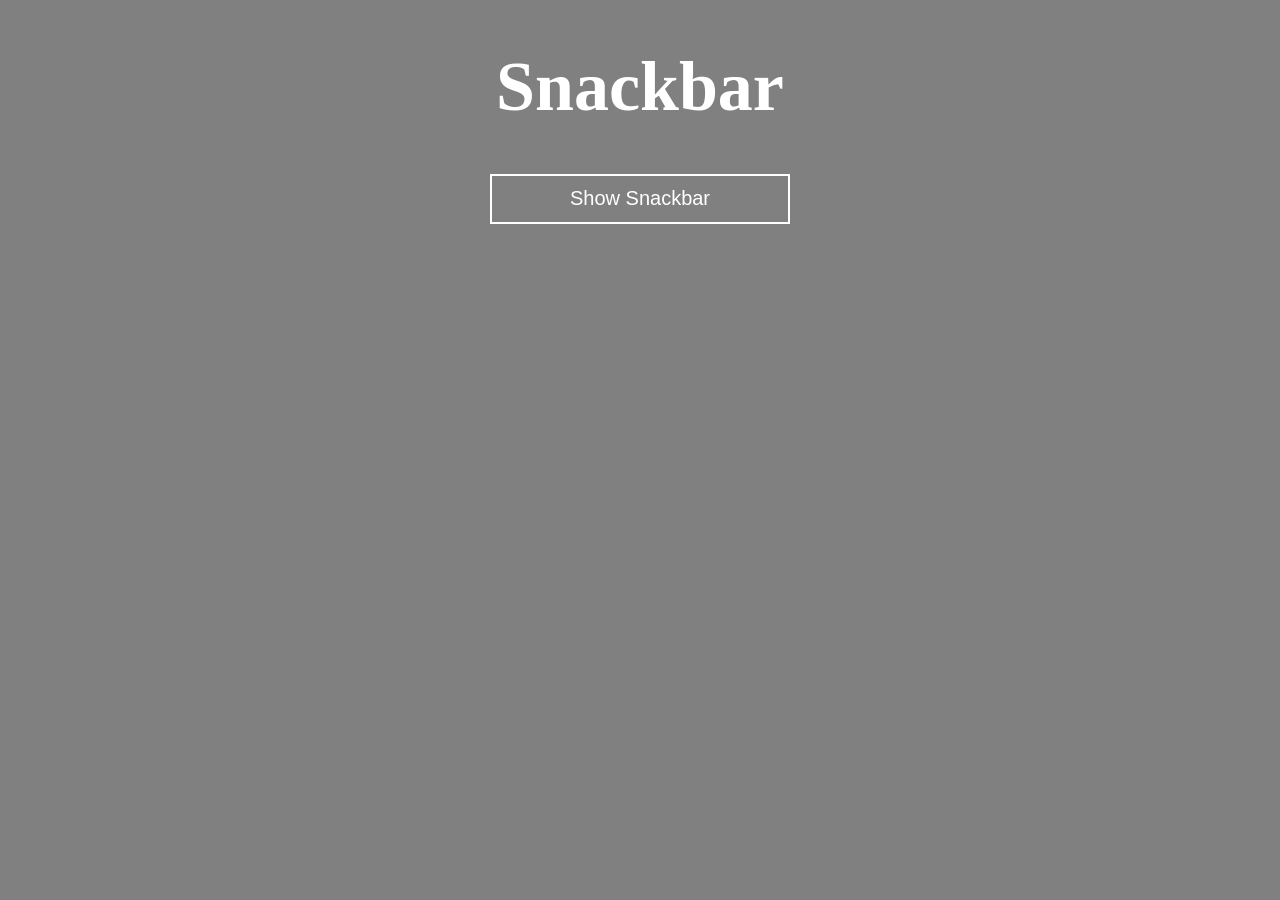
<file: 5weeks/5weeks/5-5_Snackbars/index.html>
<!DOCTYPE html>
<html lang="en">
<head>
    <meta charset="UTF-8">
    <title>Title</title>

    <link rel="stylesheet" href="style.css">

</head>
<body>

<div>
    <h1>Snackbar</h1>
    <button onclick="myFunction()">Show Snackbar</button>
    <div id="snackbar">Hello World</div>
</div>

<script src="main.js"></script>

</body>
</html>
</file>
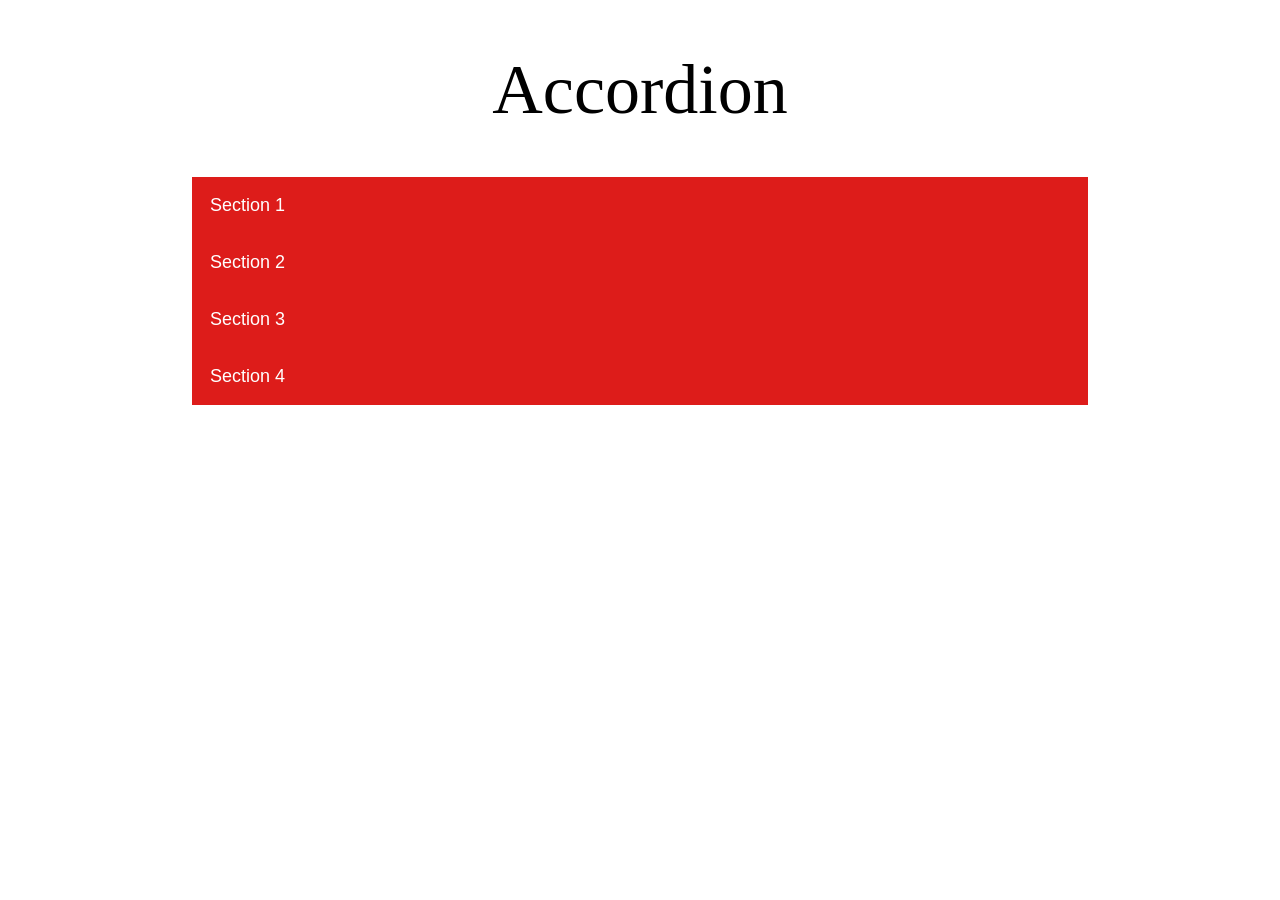
<file: 5weeks/5weeks/5-6_Accordion/index.html>
<!DOCTYPE html>
<html lang="en">
<head>
    <meta charset="UTF-8">
    <title>Accordion</title>
    <link rel="stylesheet" href="style.css">
</head>
<body>


    <div class="wrapper">
        <h1>Accordion</h1>
        <button class="accordion" type="button">Section 1</button>
        <div class="panel">
            <p>Lorem ipsum dolor sit amet, consectetur adipisicing elit. Ab aliquid cum delectus dicta dolore dolorem ea fugit ipsa iure laboriosam maxime, natus nihil nulla officia quae quasi tenetur unde voluptates.</p>
        </div>

        <button class="accordion" type="button">Section 2</button>
        <div class="panel">
            <p>Lorem ipsum dolor sit amet, consectetur adipisicing elit. Ab aliquid cum delectus dicta dolore dolorem ea fugit ipsa iure laboriosam maxime, natus nihil nulla officia quae quasi tenetur unde voluptates.</p>
        </div>

        <button class="accordion" type="button">Section 3</button>
        <div class="panel">
            <p>Lorem ipsum dolor sit amet, consectetur adipisicing elit. Ab aliquid cum delectus dicta dolore dolorem ea fugit ipsa iure laboriosam maxime, natus nihil nulla officia quae quasi tenetur unde voluptates.</p>
        </div>

        <button class="accordion" type="button">Section 4</button>
        <div class="panel">
            <p>Lorem ipsum dolor sit amet, consectetur adipisicing elit. Ab aliquid cum delectus dicta dolore dolorem ea fugit ipsa iure laboriosam maxime, natus nihil nulla officia quae quasi tenetur unde voluptates.Lorem ipsum dolor sit amet, consectetur adipisicing elit. Ab aliquid cum delectus dicta dolore dolorem ea fugit ipsa iure laboriosam maxime, natus nihil nulla officia quae quasi tenetur unde voluptates.
                Lorem ipsum dolor sit amet, consectetur adipisicing elit. Ab aliquid cum delectus dicta dolore dolorem ea fugit ipsa iure laboriosam maxime, natus nihil nulla officia quae quasi tenetur unde voluptates.
                Lorem ipsum dolor sit amet, consectetur adipisicing elit. Ab aliquid cum delectus dicta dolore dolorem ea fugit ipsa iure laboriosam maxime, natus nihil nulla officia quae quasi tenetur unde voluptates.
                Lorem ipsum dolor sit amet, consectetur adipisicing elit. Ab aliquid cum delectus dicta dolore dolorem ea fugit ipsa iure laboriosam maxime, natus nihil nulla officia quae quasi tenetur unde voluptates.
                Lorem ipsum dolor sit amet, consectetur adipisicing elit. Ab aliquid cum delectus dicta dolore dolorem ea fugit ipsa iure laboriosam maxime, natus nihil nulla officia quae quasi tenetur unde voluptates.</p>
        </div>
    </div>



    <script src="main.js"></script>


</body>
</html>
</file>
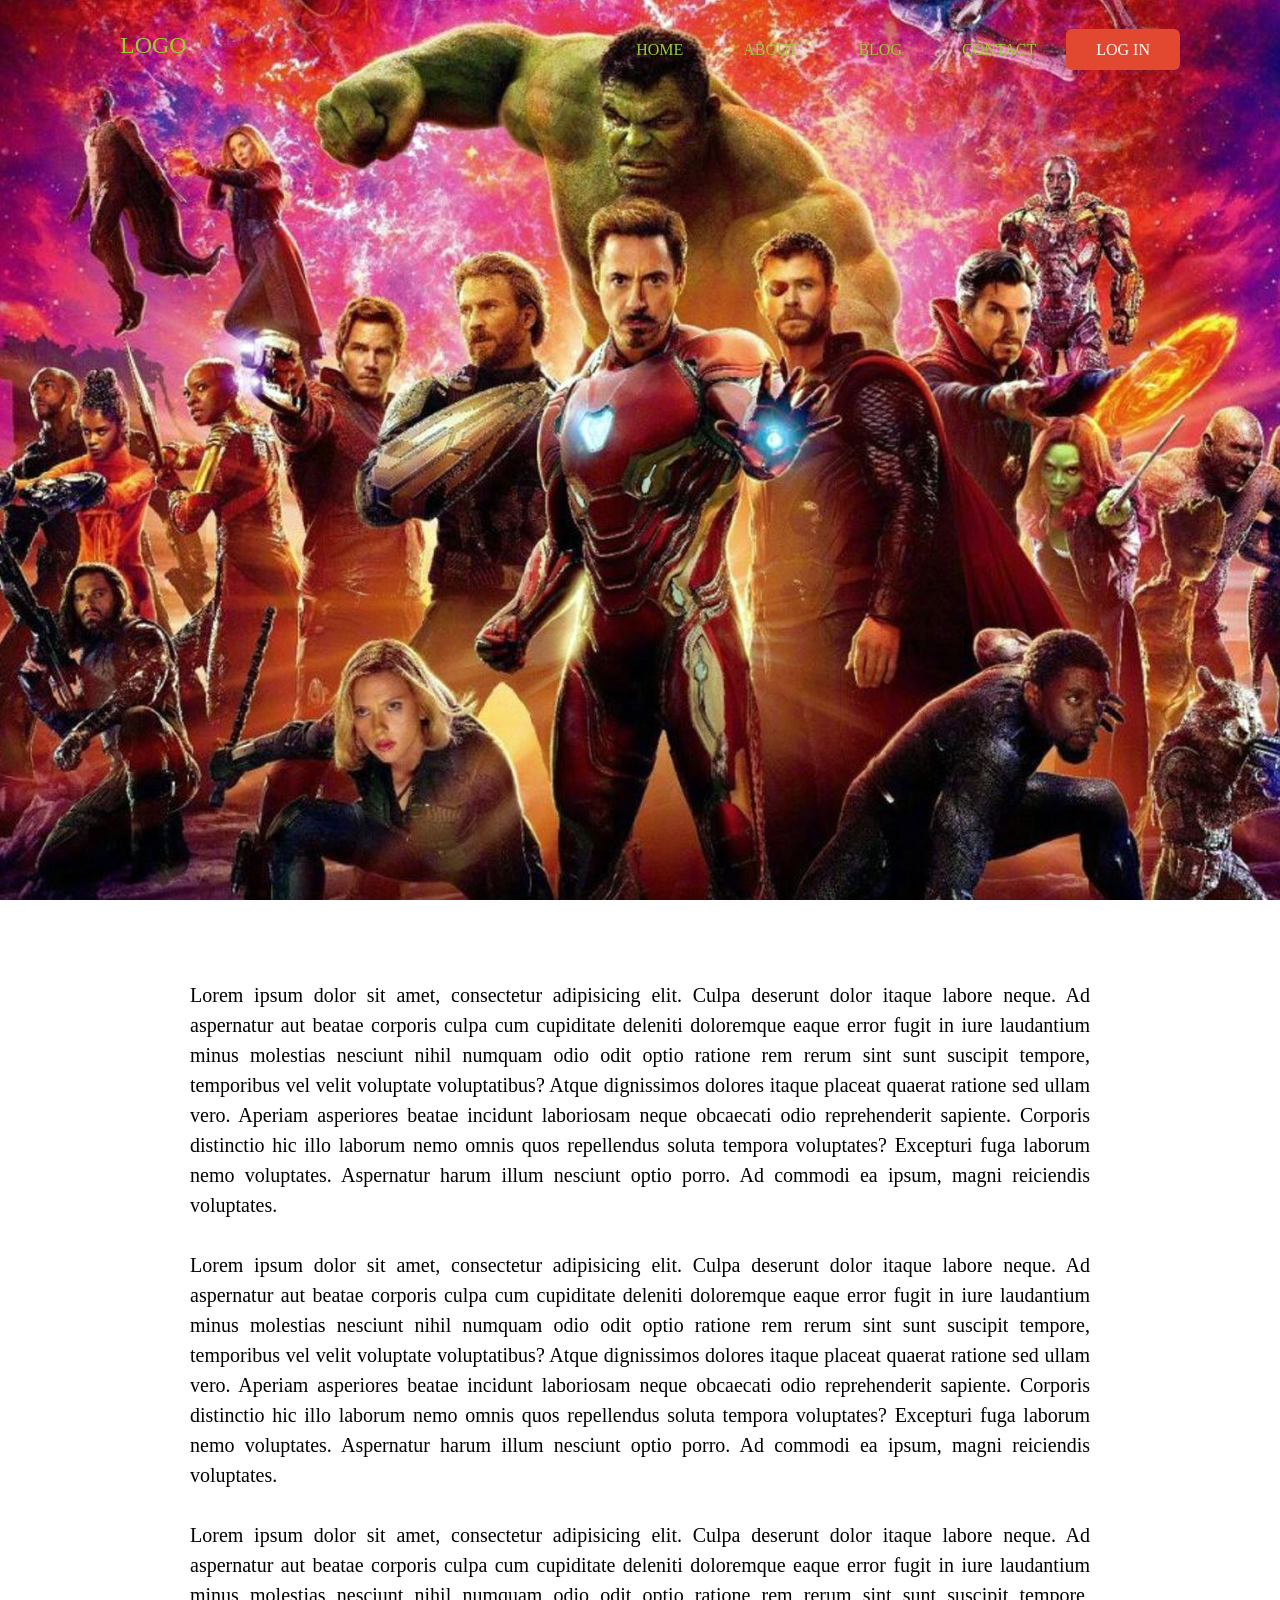
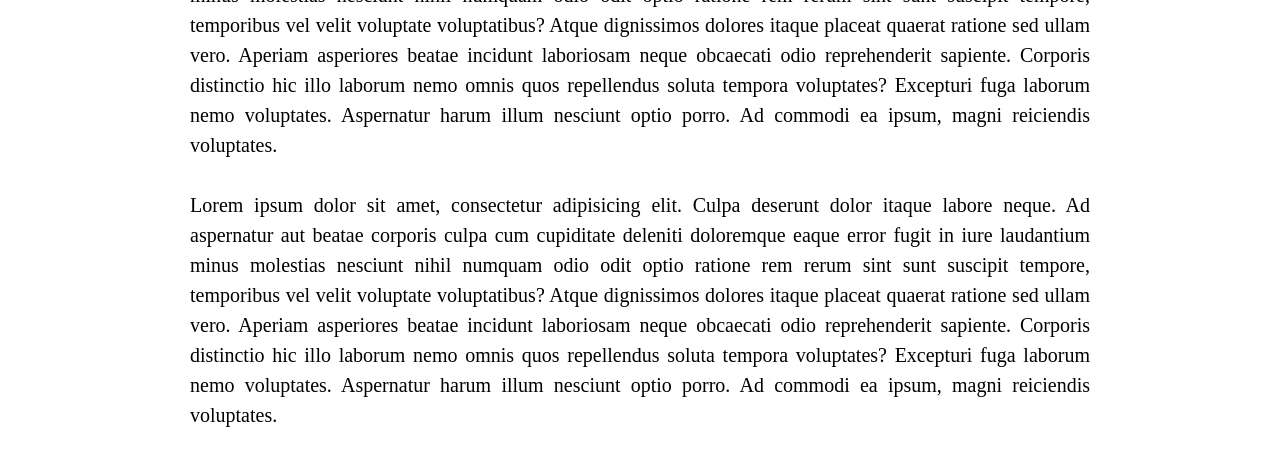
<file: 5weeks/5weeks/5-7_Sticky_NavBar/index.html>
<!DOCTYPE html>
<html lang="en">
<head>
    <meta charset="UTF-8">
    <title>Accordion</title>
    <link rel="stylesheet" href="style.css">
</head>
<body>


    <div class="wrapper">
        <nav id="nav">
            <div class="logo">LOGO</div>
            <ul>
                <li><a href="#">HOME</a></li>
                <li><a href="#">ABOUT</a></li>
                <li><a href="#">BLOG</a></li>
                <li><a href="#">CONTACT</a></li>
                <li><a class="active" href="#">LOG IN</a></li>
            </ul>
        </nav>

        <section class="sec1"></section>
        <section class="content">
            <p>Lorem ipsum dolor sit amet, consectetur adipisicing elit. Culpa deserunt dolor itaque labore neque. Ad aspernatur aut beatae corporis culpa cum cupiditate deleniti doloremque eaque error fugit in iure laudantium minus molestias nesciunt nihil numquam odio odit optio ratione rem rerum sint sunt suscipit tempore, temporibus vel velit voluptate voluptatibus? Atque dignissimos dolores itaque placeat quaerat ratione sed ullam vero. Aperiam asperiores beatae incidunt laboriosam neque obcaecati odio reprehenderit sapiente. Corporis distinctio hic illo laborum nemo omnis quos repellendus soluta tempora voluptates? Excepturi fuga laborum nemo voluptates. Aspernatur harum illum nesciunt optio porro. Ad commodi ea ipsum, magni reiciendis voluptates.</p>

            <p>Lorem ipsum dolor sit amet, consectetur adipisicing elit. Culpa deserunt dolor itaque labore neque. Ad aspernatur aut beatae corporis culpa cum cupiditate deleniti doloremque eaque error fugit in iure laudantium minus molestias nesciunt nihil numquam odio odit optio ratione rem rerum sint sunt suscipit tempore, temporibus vel velit voluptate voluptatibus? Atque dignissimos dolores itaque placeat quaerat ratione sed ullam vero. Aperiam asperiores beatae incidunt laboriosam neque obcaecati odio reprehenderit sapiente. Corporis distinctio hic illo laborum nemo omnis quos repellendus soluta tempora voluptates? Excepturi fuga laborum nemo voluptates. Aspernatur harum illum nesciunt optio porro. Ad commodi ea ipsum, magni reiciendis voluptates.</p>

            <p>Lorem ipsum dolor sit amet, consectetur adipisicing elit. Culpa deserunt dolor itaque labore neque. Ad aspernatur aut beatae corporis culpa cum cupiditate deleniti doloremque eaque error fugit in iure laudantium minus molestias nesciunt nihil numquam odio odit optio ratione rem rerum sint sunt suscipit tempore, temporibus vel velit voluptate voluptatibus? Atque dignissimos dolores itaque placeat quaerat ratione sed ullam vero. Aperiam asperiores beatae incidunt laboriosam neque obcaecati odio reprehenderit sapiente. Corporis distinctio hic illo laborum nemo omnis quos repellendus soluta tempora voluptates? Excepturi fuga laborum nemo voluptates. Aspernatur harum illum nesciunt optio porro. Ad commodi ea ipsum, magni reiciendis voluptates.</p>

            <p>Lorem ipsum dolor sit amet, consectetur adipisicing elit. Culpa deserunt dolor itaque labore neque. Ad aspernatur aut beatae corporis culpa cum cupiditate deleniti doloremque eaque error fugit in iure laudantium minus molestias nesciunt nihil numquam odio odit optio ratione rem rerum sint sunt suscipit tempore, temporibus vel velit voluptate voluptatibus? Atque dignissimos dolores itaque placeat quaerat ratione sed ullam vero. Aperiam asperiores beatae incidunt laboriosam neque obcaecati odio reprehenderit sapiente. Corporis distinctio hic illo laborum nemo omnis quos repellendus soluta tempora voluptates? Excepturi fuga laborum nemo voluptates. Aspernatur harum illum nesciunt optio porro. Ad commodi ea ipsum, magni reiciendis voluptates.</p>
        </section>
    </div>



    <script src="main.js"></script>


</body>
</html>
</file>
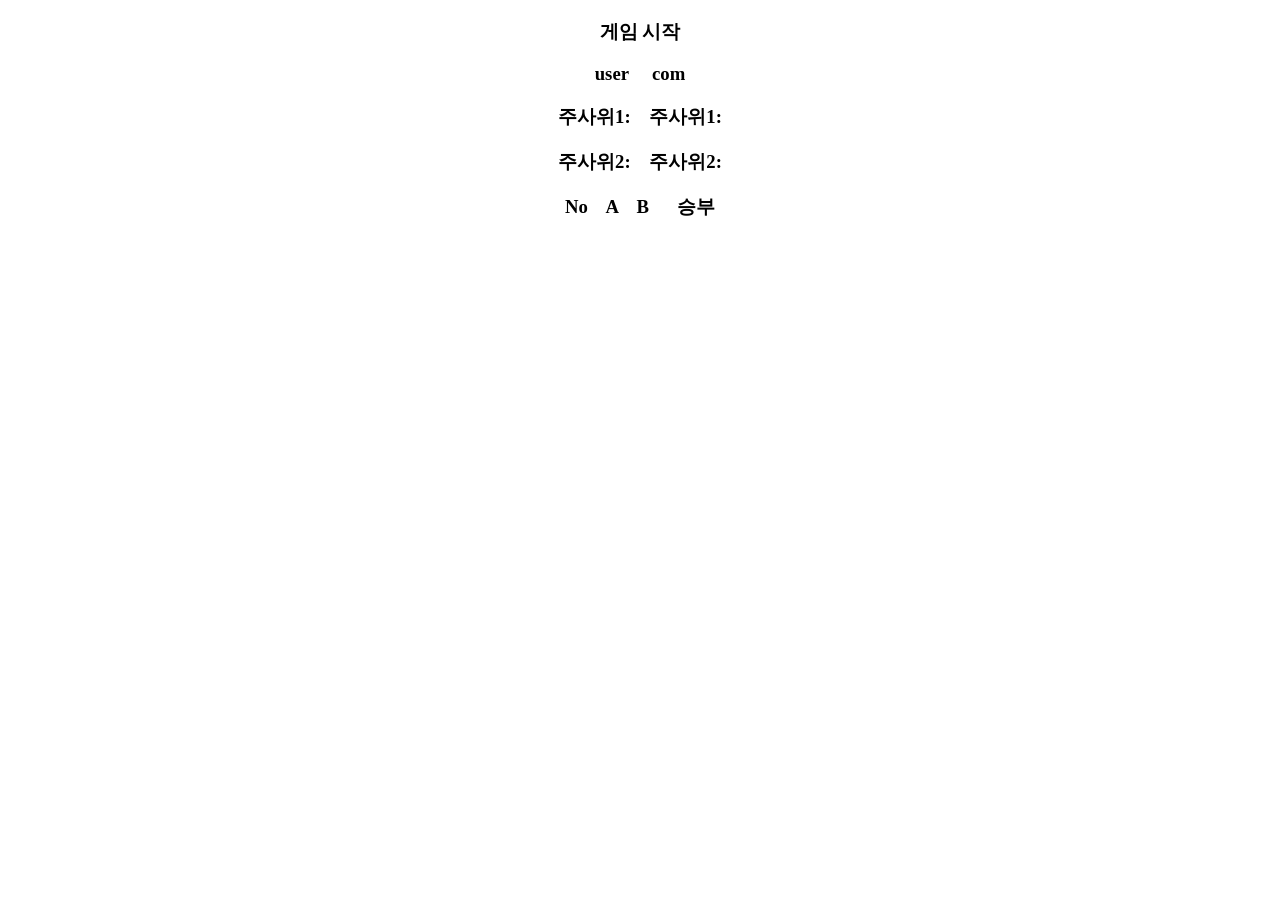
<file: 1week/1_Change_Backgound/cube.html>
<!doctype html>

<html lang="en">

 <head>

  <meta charset="UTF-8">

  <meta name="Generator" content="EditPlus®">

  <meta name="Author" content="">

  <meta name="Keywords" content="">

  <meta name="Description" content="">

  <title>Document</title>

  <script type="text/javascript">

  <!--

	var num1=0,num2=0,num3=0,num4=0;

	window.onload=function(){

		var game=document.getElementById("game");

		var isClick="true";

		var inter=null;

		var num01=document.getElementById("num01");

		var num02=document.getElementById("num02");

		var result=document.getElementById("result");

		var win=0,draw=0,lose=0;

		var user=0,com=0;

		var no=0;

		game.onclick=function(){

			if(isClick){

				isClick=false;

				game.innerText="게임 중단";

				inter=setInterval(function(){

					no++;

					num1=parseInt(Math.random()*6)+1;

					num2=parseInt(Math.random()*6)+1;

					num3=parseInt(Math.random()*6)+1;

					num4=parseInt(Math.random()*6)+1;

					num01.innerHTML="주사위1:"+num1+"&nbsp&nbsp&nbsp&nbsp주사위1:"+num2;

					num02.innerHTML="주사위2:"+num3+"&nbsp&nbsp&nbsp&nbsp주사위2:"+num4;

					user=num1+num3;

					com=num2+num4;

					if(user>com)

						win++;

					else if(user==com)

						draw++;

					else 

						lose++;

					result.innerHTML+=no+"&nbsp&nbsp&nbsp"+user+"&nbsp&nbsp&nbsp"+com+"&nbsp&nbsp"+win+"승"+draw+"무"+lose+"패<br>";

	

				},1000);

				



			}

			else{

				isClick=true;

				game.innerText="게임 시작";

				clearInterval(inter);

			}

		}

	}

  //-->

  </script>

 </head>

 <body><center>

  <h3 id="game">게임 시작</h3>

  <h3>user&nbsp&nbsp&nbsp&nbsp com</h3>

  <h3 id="num01">주사위1:&nbsp&nbsp&nbsp&nbsp주사위1:</h3>

  <h3 id="num02">주사위2:&nbsp&nbsp&nbsp&nbsp주사위2:</h3>

  <h3>No&nbsp&nbsp&nbsp A&nbsp&nbsp&nbsp B&nbsp&nbsp&nbsp&nbsp&nbsp 승부</h3>

  <h3 id="result"></h3>

 </body>

</html>

<!-- 출처: https://fmaker7.tistory.com/52 [미래를 꿈꾸는 사람들] -->
</file>
<file: 1week/1_Change_Backgound/css/main.css>
body{
    background: whitesmoke;
}
.computer{
    position: absolute;
    margin-left: 40%;
    top:20%;
}
.screen{
    margin-left: 45%;
    top:20%;
    background: -moz-radial-gradient(center, ellipse cover, rgba(53,53,53,1) 0%, rgba(0,0,0,1) 100%); /* ff3.6+ */
    background: -webkit-gradient(radial, center center, 0px, center center, 100%, color-stop(0%, rgba(53,53,53,1)), color-stop(100%, rgba(0,0,0,1))); /* safari4+,chrome */
    background:-webkit-radial-gradient(center, ellipse cover, rgba(53,53,53,1) 0%, rgba(0,0,0,1) 100%); /* safari5.1+,chrome10+ */
    background: -o-radial-gradient(center, ellipse cover, rgba(53,53,53,1) 0%, rgba(0,0,0,1) 100%); /* opera 11.10+ */
    background: -ms-radial-gradient(center, ellipse cover, rgba(53,53,53,1) 0%, rgba(0,0,0,1) 100%); /* ie10+ */
    background:radial-gradient(ellipse at center, rgba(53,53,53,1) 0%, rgba(0,0,0,1) 100%); /* w3c */
    filter: progid:DXImageTransform.Microsoft.gradient( startColorstr='#353535', endColorstr='#000000',GradientType=1 ); /* ie6-9 */
    box-shadow:0px -100px 500px 80px rgba(255,255,255,0.2),
    0px -130px 800px 30px rgba(255,140,30,0.1),
    0px 17px 27px rgba(0,0,0,0.7),
    0px 4px 3px rgba(0,0,0,0.8),
    -2px -2px 2px rgba(0,0,0,0.5);

    width: 180px;
    height: 140px;
    position:absolute;
    border: 25px solid #b7b0a0;
    border-radius: 3px;
}
.screen::after{
    position: absolute;
    content: "-";
    top: 135px;
    z-index: 99;
    font-size: 1.5em;
    left: 170px;
    color:rgba(32, 32, 32, 0.7);
}
.cpu{
    position: absolute;
    width: 220px;
    margin-left: 5px;
    top:200px;
    height: 60px;
    background: #b7b0a0;
    box-shadow:
            inset 0px -3px 10px rgba(55,45,35,0.6),
            inset 0px -1px 1px rgba(255,255,255,0.4),
            0px 17px 27px rgba(0,0,0,0.7),
            -2px -2px 2px rgba(0,0,0,0.5),
            inset -1px 0px 2px rgba(0,0,0,0.4);
}
.cpu::after{
    position: absolute;
    content: "_";
    top: -90px;
    z-index: 99;
    font-size: 6em;
    left: 140px;
    color:#030301;
}
.cpu::before{
    position: absolute;
    content: "---------------------------------------------------------";
    top: 5px;
    letter-spacing: -2px;
    z-index: 99;
    font-size: 1em;
    color:#030301;
}
.mouse{
    position: absolute;
    width: 40px;
    height: 20px;
    border-radius: 100px / 50px;
    margin-left: 250px;
    top:260px;
    border-bottom: 10px solid #b7b0a0;
    background: #b7b0a0;
    box-shadow:
            inset 0px -3px 10px rgba(55,45,35,0.6),
            inset 0px -1px 1px rgba(255,255,255,0.4),
            0px 17px 27px rgba(0,0,0,0.7),
            -2px -2px 2px rgba(0,0,0,0.5),
            inset -1px 0px 2px rgba(0,0,0,0.4);
}
.mouse::after{
    position: absolute;
    content: "_";
    top: -50px;
    left: -30px;
    z-index: -99;
    font-size: 3.5em;
    color:#76716d;
}
.keyboard{
    position: absolute;
    width: 240px;
    margin-left:-4px;
    top: 270px;
    height: 20px;
    background: #b7b0a0;
    box-shadow:
            inset 0px -3px 10px rgba(55,45,35,0.6),
            inset 0px -1px 1px rgba(255,255,255,0.4),
            0px 17px 27px rgba(0,0,0,0.7),
            -2px -2px 2px rgba(0,0,0,0.5),
            inset -1px 0px 2px rgba(0,0,0,0.4);
}
</file>
<file: 3weeks/3-1_Slider_Testimonials/css/main.css>
.card {
    border: none;
}

.prevBtn, .nextBtn {
    display: inline-block;
    position: absolute;
    background-color: #cccccc;

    padding: 10px;

    color: white;
}

.prevBtn {
    top: 50%;
    left: 0;
    transform: translate(-120%, -50%);
}

.nextBtn {
    top: 50%;
    right: 0;
    transform: translate(120%, -50%);
}

.customer-card {
    margin: 100px auto;
    width: 500px;
    padding: 50px;
    background-color: #fff;
    border-radius: 5px;
    position: relative;
    box-shadow: 1px 1px 10px rgba(0,0,0,.5);
}
</file>
<file: 3weeks/3-2_Type_Writer/style.css>
* {
    margin: 0;
    padding: 0;
    box-sizing: border-box;
}

body {
    overflow: hidden;
    height: 100vh;
    color: #ffffff;
    background: #000000;
}

.container {
    display: flex;
    flex-direction: column;
    justify-content: center;
    width: 700px;
    height: 100%;
    margin: 0 auto;
    text-align: center;
}

h1, h2 {
    font-weight: 200;
    margin: 0.4rem;
}

h1 {
    font-size: 50px;
    font-weight: bold;
}

h2 {
    font-size: 2rem;
    color: #aaaaaa;
}

.txt-type > .txt {
    border-right: 0.2rem solid #777;
}

@media (min-width: 1200px) {
    h1 {
        font-size: 5rem;
    }
}

@media (max-width: 800px) {
    .container {
        padding: 0 1rem;
    }

    h1 {
        font-size: 3rem;
    }
}

@media (max-width: 500px) {

    h1 {
        font-size: 2.5rem;
    }

    h2 {
        font-size: 1.5rem;
    }

}
</file>
<file: 5weeks/5weeks/5-1_To_Do_List/css/style.css>
@charset "UTF-8";

body {
    background: #edf0f1;
    padding: 80px 0 0 0;
}

body, input, button {
    font-family: 'Roboto', sans-serif;
    background-color: white;
}

.noFill {
    fill: none;
}

#wrapper {
    overflow: hidden;
    width: 500px;
    margin: 0 auto;
    background-color: #edf0f1;
    border-radius: 5px;
    box-shadow: 1px 1px 10px rgba(0,0,0,.5);
}

header {
    width: 100%;
    height: 80px;

    position: relative;
    padding: 15px;
    top: 0;
    left: 0;
    z-index: 5;

    background: #1f2ee2;
    box-shadow: 0px 2px 4px rgba(44, 62, 80, 0.15);
}

header input {
    width: 100%;
    height: 50px;
    float: left;
    color: #fff;
    font-size: 15px;
    font-weight: 400;
    text-indent: 18px;
    padding: 0 60px 0 0;
    background: rgba(255, 255, 255, 0.2);
    border-radius: 5px 25px 25px 5px;
    border: 0px;
    box-shadow: none;
    outline: none;

    -webkit-appearance: none;
    -moz-appearance: none;
}

header input::-webkit-input-placeholder {
    color: rgba(255, 255, 255, 0.75);
}

header input:-moz-input-placeholder {
    color: rgba(255, 255, 255, 0.75);
}

header input::-moz-input-placeholder {
    color: rgba(255, 255, 255, 0.75);
}

header input:-ms-input-placeholder {
    color: rgba(255, 255, 255, 0.75);
}

header button {
    width: 50px;
    height: 50px;

    position:absolute;
    top:15px;
    right:15px;
    z-index:2;

    border-radius: 25px;
    background: #fff;
    border: 0px;
    box-shadow: none;
    outline: none;
    cursor: pointer;

    -webkit-appearance: none;
    -moz-appearance: none;
}

header button svg {
    width: 16px;
    height: 16px;

    position: absolute;
    top: 50%;
    left: 50%;

    margin: -8px 0 0 -8px;
}

header button svg .fill {
    fill: #1f2ee2;
}

.container {
    width: 100%;
    float: left;
    padding: 15px;
}

ul.todo {
    width: 100%;
    float: left;
}

ul.todo li {
    width: 100%;
    min-height: 50px;
    float: left;
    font-size: 14px;
    font-weight: 500;
    color: #444;
    line-height: 22px;

    background: #fff;
    border-radius: 5px;
    position: relative;
    box-shadow: 0px 1px 2px rgba(44, 62, 80, 0.10);
    margin: 0 0 10px 0;
    padding: 14px 100px 14px 14px;
    word-break: break-word;
}

ul.todo li:last-of-type {
    margin: 0;
}

ul.todo li .buttons {
    width: 100px;
    height: 50px;

    position: absolute;
    top: 0;
    right: 0;
}

ul.todo li .buttons button {
    width: 50px;
    height: 50px;
    float: left;
    background: none;
    position: relative;
    border: 0px;
    box-shadow: none;
    outline: none;
    cursor: pointer;

    -webkit-appearance: none;
    -moz-appearance: none;
}

ul.todo li .buttons button:last-of-type:before {
    content: '';
    width: 1px;
    height: 30px;
    background: #edf0f1;

    position: absolute;
    top: 10px;
    left: 0;
}

ul.todo li .buttons button svg {
    width: 22px;
    height: 22px;

    position: absolute;
    top: 50%;
    left: 50%;

    margin: -11px 0 0 -11px;
}

ul.todo li .buttons button.complete svg {
    border-radius: 11px;
    border: 1.5px solid #1f2ee2;

    transition: background 0.2s ease;
}

ul.todo#completed li .buttons button.complete svg {
    background: #1f2ee2;
    border: 0px;
}

ul.todo:not(#completed) li .buttons button.complete:hover svg {
    background: #1f2ee2;
}

ul.todo:not(#completed) li .buttons button.complete:hover svg .fill {
    fill: #fff;
}

ul.todo#completed li .buttons button.complete svg .fill {
    fill: #fff;
}

ul.todo li .buttons button svg .fill {
    transition: fill 0.2s ease;
}

ul.todo li .buttons button.remove svg .fill {
    fill: #c0cecb;
}

ul.todo li .buttons button.remove:hover svg .fill {
    fill: #e85656;
}

ul.todo li .buttons button.complete svg .fill {
    fill: #1f2ee2;
}

ul.todo#completed {
    position: relative;
    padding: 60px 0 0 0;
}

ul.todo#completed:before {
    content: '';
    width: 150px;
    height: 1px;
    background: #d8e5e0;

    position: absolute;
    top: 30px;
    left: 50%;

    margin: 0 0 0 -75px;
}

ul.todo#todo:after,
ul.todo#completed:after {
    width: 100%;
    display: block;
    text-align: center;
    font-size: 12px;
    color: #aaa;
}
</file>
<file: 5weeks/5weeks/5-2_Shopping_Cart/css/style.css>
@import url('https://fonts.googleapis.com/css?family=Noto+Sans');

:root {
    --mainPink: #000000;
    --mainYellow: rgb(249, 228, 148);
    --mainWhite: #fff;
    --mainBlack: #000;
    --yellowTrans: rgba(249, 228, 148, 0.5);
    --mainGrey: rgb(238, 238, 238);
}

body {
    font-family: 'Noto Sans', sans-serif;
    background: var(--mainWhite);
    color: var(--mainBlack);
}

/* nav links */
.navbar-toggler {
    outline: none !important;
}

.toggler-icon {
    font-size: 2.5rem;
    color: var(--mainPink);
}

.nav-link {
    color: var(--mainPink);
    font-size: 1.5rem;
    transition: all 0.5s ease-in-out;
}

.nav-link:hover {
    color: var(--mainBlack);
}

/* end of nav links */
/* info icons */
.cart-info__icon {
    color: var(--mainBlack);
    cursor: pointer;
}

.cart-info {
    border: 0.1rem solid var(--mainBlack);
    color: var(--mainBlack);
    border-radius: 0.25rem;
    padding: 0.4rem 0.6rem;
    cursor: pointer;
}

.cart-info:hover {
    background: var(--mainPink);
    border-color: var(--mainPink);
    color: var(--mainWhite);
}

.cart-info:hover .cart-info__icon {
    color: var(--mainWhite);
}

/* end of info icons */
/* banner */

.max-height {
    min-height: calc(100vh - 76px);
    background: url("../img/headerBcg.jpg") center fixed;
    background-size: cover;
    position: relative;
}

.banner {
    color: var(--mainWhite);
    margin-top: -4rem;
}

.banner-title {
    color: var(--mainPink);
    font-size: 4rem;
}

.banner-link {
    font-size: 1.5rem;
    color: var(--mainBlack);
    border: 0.2rem solid var(--mainBlack);
}

.banner-link:hover {
    background: var(--mainBlack);
    color: var(--mainPink);
}

/* endo of banner */
/* cart  */
.cart {
    position: absolute;
    min-height: 10rem;
    background: var(--mainWhite);
    top: 0;
    right: 0;
    transition: all 0.3s ease-in-out;
    background: rgba(255, 255, 255, 0.5);
    width: 0;
    overflow: hidden;
}

.show-cart {
    width: 18rem;
    padding: 2rem 1.5rem;
    transform: rotateY(-360deg);
}

.cart-item {
    transition: all 2s ease-in-out;
}

/* end of cart */
/* cart item */
.cart-item-remove {
    color: var(--mainPink);
    transition: all 1s ease-in-out;
}

.cart-item-remove:hover {
    transform: scale(1.1);
    color: var(--mainBlack);
}

#cart-item-price {
    font-size: 0.8rem;
}

/* cart item */
/* cart buttons */
.btn-pink {
    color: var(--mainPink) !important;
    border-color: var(--mainPink) !important;
}

.btn-black {
    color: var(--mainBlack) !important;
    border-color: var(--mainBlack) !important;
}

.btn-black:hover {
    color: var(--mainPink) !important;
    background: var(--mainBlack) !important;
}

.btn-pink:hover {
    background: var(--mainPink) !important;
    color: var(--mainBlack) !important;
}

/* end of cart buttons */

/* about */
.about-img__container {
    position: relative;
}

.about-img__container::before {
    content: "";
    position: absolute;
    top: -1.5rem;
    left: -1.7rem;
    width: 100%;
    height: 100%;
    outline: 0.5rem solid var(--mainYellow);
    z-index: -1;
    transition: all 1s ease-in-out;
}

.about-img__container:hover:before {
    top: 0;
    left: 0;
}

/*end of  about */

/* store items */
.store {
    background: var(--mainGrey);
}

.img-container {
    position: relative;
    overflow: hidden;
    cursor: pointer;
}

.store-img {
    transition: all 1s ease-in-out;
}

.img-container:hover .store-img {
    transform: scale(1.2);
}

.store-item-icon {
    position: absolute;
    bottom: 0;
    right: 0;
    padding: 0.75rem;
    background: var(--mainYellow);
    border-top-left-radius: 1rem;
    transition: all 1s ease-in-out;
    transform: translate(100%, 100%);
}

.img-container:hover .store-item-icon {
    transform: translate(0, 0);
}

.store-item-icon:hover {
    color: var(--mainWhite);
}

/*end of  store items */
.search-box {
    background: var(--mainPink);
    color: var(--mainBlack);
}

/* ligthbox */

.lightbox-container {
    position: fixed;
    top: 0;
    left: 0;
    right: 0;
    bottom: 0;
    z-index: 999;
    background: rgba(0, 0, 0, 0.6) !important;
    display: none;
}

.show {
    display: block;
}

.lightbox-holder {
    position: relative;
}

.lightbox-item {
    min-height: 80vh;
    background: url("../img/iphone-1.jpeg") center/cover fixed no-repeat;
    border-radius: 0.3rem;
}

.lightbox-close {
    color: var(--mainPink);
    font-size: 3rem;
    transition: all 1s ease-in-out;
    cursor: pointer;
}

.lightbox-close:hover {
    color: var(--mainYellow);
}

.lightbox-control {
    position: absolute;
    font-size: 4rem;
    color: var(--mainPink);
    transition: all 1s linear;
    cursor: pointer;
}

.lightbox-control:hover {
    color: var(--mainYellow);
}

.btnLeft {
    top: 50%;
    left: 0;
    transform: translateX(-60%);
}

.btnRight {
    top: 50%;
    right: 0;
    transform: translateX(60%);
}
</file>
<file: 5weeks/5weeks/5-3_Scroll_Indicator/style.css>
body {
    margin: 0;
    padding: 0;
    font-size: 14px;
    line-height: 24px;
    color: #353535;
}

.container {
    margin: 0 auto;
    max-width: 996px;
}

header {
    display: flex;
    flex-direction: column;
    justify-content: center;
    position: fixed;
    top: 0;
    width: 100%;
    height: 80px;
    border-bottom: 1px solid #aaa;
    background-color: #fff;
}

#scroll-bar {
    position: absolute;
    bottom: 0;
    left: 0;
    height: 4px;
    width: 0;
    background-color: orangered;
}

#content {
    margin-top: 130px;
}
</file>
<file: 5weeks/5weeks/5-4_MouseMove_Animation/style.css>
.page-container {
    width: 100%;
    height: 100%;
    position: fixed;
    background: #ffffff;
}

.page-back {
    width: 120%;
    height: 120%;
    left: -10%;
    top: -10%;
    position: absolute;
    background-image: url("bg.jpg");
    background-size: cover;
    background-position: center;
    /*-webkit-filter: blur(3px);*/
}
</file>
<file: 5weeks/5weeks/5-5_Snackbars/style.css>
body {
    margin: 0;
    padding: 0;
    width: 100%;
    height: 100vh;
    background-color: grey;
    display: table;
    text-align: center;
}

h1 {
    color: #ffffff;
    font-size: 70px;
}

button {
    width: 300px;
    height: 50px;
    border: 2px solid #ffffff;
    font-weight: 300;
    color: #ffffff;
    background-color: rgba(0, 0, 0, 0);
    font-size: 20px;
}


#snackbar {
    min-width: 300px;
    margin-left: -150px;
    visibility: hidden;
    bottom: 30px;
    left: 50%;
    z-index: 1;
    text-align: center;
    font-size: 25px;
    position: absolute;
    padding: 16px;
    color: #000;
    background: #fff;
    border-radius: 5px;
}

#snackbar.show {
    visibility: visible;
    animation: fadein 0.5s, fadeout 0.5s 2.5s;
}

@keyframes fadein {
    from {
        bottom: 0;
        opacity: 0;
    }

    to {
        bottom: 30px;
        opacity: 1;
    }
}

@keyframes fadeout {
    from {
        bottom: 30px;
        opacity: 1;
    }

    to {
        bottom: 0;
        opacity: 0;
    }
}
</file>
<file: 5weeks/5weeks/5-6_Accordion/style.css>
html {
    margin: 0;
    padding: 0;
    width: 100%;
}

body {
    margin: 0;
    padding: 0;
    width: 100%;
    height: 100%;
}

.wrapper {
    margin: 50px auto;
    font-weight: 400;
    text-align: center;
}

h1 {
    font-weight: lighter;
    font-size: 70px;
}

button.accordion {
    background: #dd1c1a;
    color: #ffffff;
    cursor: pointer;
    border: 0;
    padding: 18px;
    width: 70%;
    text-align: left;
    font-size: 18px;
    transition: .4s;
}

button:focus {
    outline: none;
}

button.accordion.active, button.accordion:hover {
    background: #9b0a07;
}

div.panel {
    padding: 0 18px;
    color: #000;
    max-height: 0;
    overflow: hidden;
    width: 67.45%;
    margin: 0 auto;
    transition: max-height .2s ease-out;
}

div.panel p {
    text-align: left;
}
</file>
<file: 5weeks/5weeks/5-7_Sticky_NavBar/style.css>
html, body {
    margin: 0;
    padding: 0;
}

nav {
    position: fixed;
    top: 0;
    left: 0;
    width: 100%;
    height: 100px;
    padding: 10px 100px;
    box-sizing: border-box;
    transition: .3s;
}

nav.black {
    background: rgba(0, 0, 0, 0.8);
    height: 100px;
    padding: 10px 100px;
}

nav .logo {
    padding: 22px 20px;
    height: 80px;
    float: left;
    font-size: 24px;
    transition: .3s;
    color: yellowgreen;
}

nav.black .logo {
    color: #ffffff;
}

nav ul {
    list-style: none;
    float: right;
    margin: 0;
    padding: 0;
    display: flex;
}

nav ul li a {
    line-height: 80px;
    color: yellowgreen;
    padding: 12px 30px;
    text-decoration: none;
    text-transform: uppercase;
    transition: .3s;
}

nav.black ul li a {
    color: #ffffff;
}

nav ul li a:focus {
    outline: none;
    
}

nav ul li a.active {
    background: #e2472f;
    color: #fff;
    border-radius: 6px;
}

section.sec1 {
    width: 100%;
    height: 100vh;
    background: url("bg.jpg") no-repeat center;
    -webkit-background-size: cover;
    background-size: cover;
}

.content {
    margin-top: 80px;
}

.content p {
    width: 900px;
    margin: 30px auto;
    text-align: justify;
    font-size: 20px;
    line-height: 30px;
}
</file>
